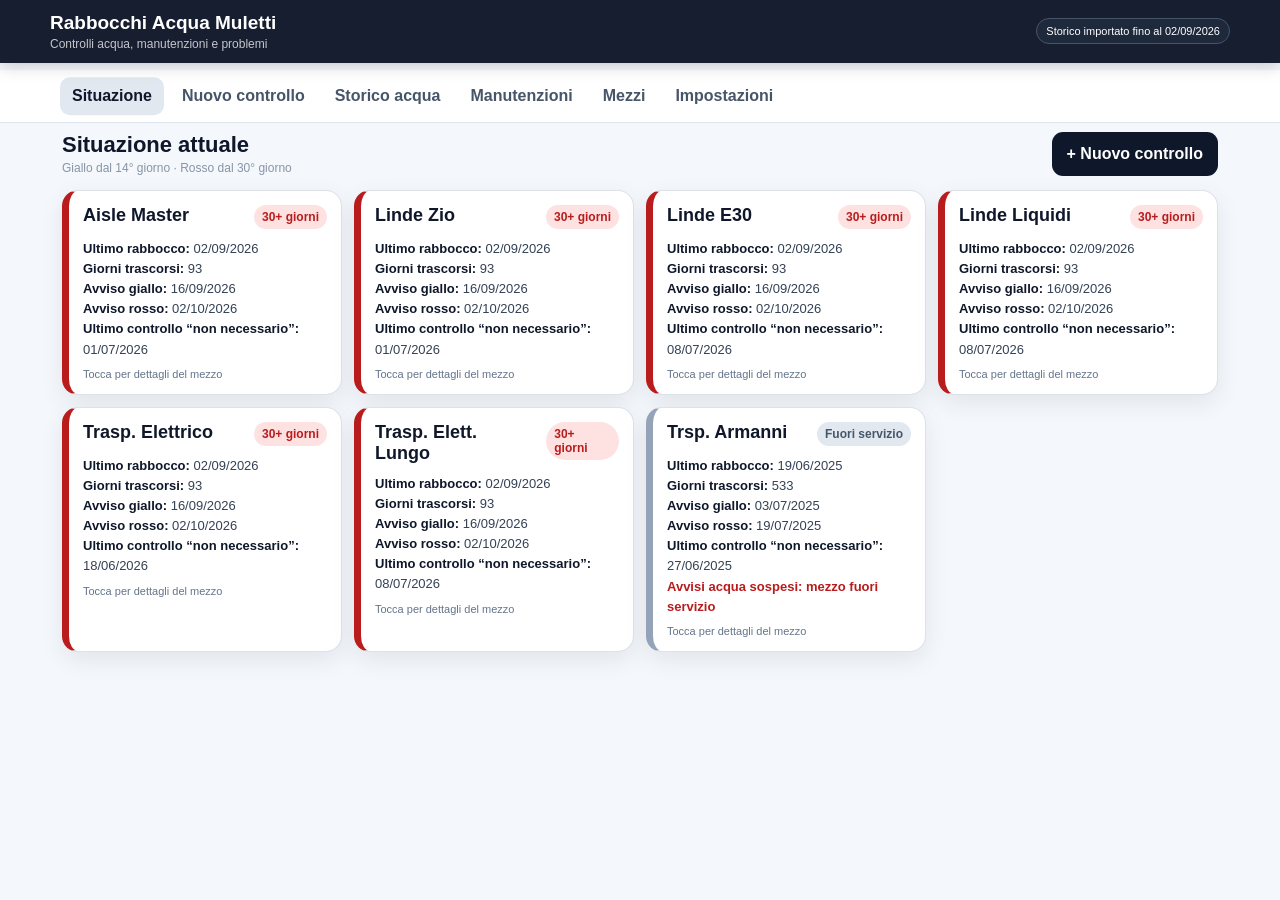
<file: index.html>
<!doctype html>
<html lang="it">
<head>
  <meta charset="utf-8" />
  <meta name="viewport" content="width=device-width,initial-scale=1,viewport-fit=cover" />
  <meta name="theme-color" content="#0f172a" />
  <meta name="apple-mobile-web-app-capable" content="yes" />
  <meta name="apple-mobile-web-app-status-bar-style" content="default" />
  <meta name="apple-mobile-web-app-title" content="Rabbocchi" />
  <meta name="application-name" content="Rabbocchi" />
  <meta name="mobile-web-app-capable" content="yes" />

  <link rel="manifest" href="manifest.webmanifest" />
  <link rel="apple-touch-icon" sizes="180x180" href="icons/icon-180.png" />
  <link rel="icon" type="image/png" sizes="192x192" href="icons/icon-192.png" />
  <link rel="icon" type="image/png" sizes="512x512" href="icons/icon-512.png" />
  <title>Rabbocchi Acqua Muletti</title>
  <style>
    :root{--bg:#f4f7fb;--card:#fff;--text:#0f172a;--muted:#64748b;--line:#dbe2ea;--brand:#0f172a;--green:#15803d;--green-bg:#dcfce7;--yellow:#a16207;--yellow-bg:#fef3c7;--red:#b91c1c;--red-bg:#fee2e2;--gray:#475569;--gray-bg:#e2e8f0;--blue:#1d4ed8;--blue-bg:#dbeafe;--orange:#c2410c;--orange-bg:#ffedd5;--purple:#7e22ce;--purple-bg:#f3e8ff;--shadow:0 8px 24px rgba(15,23,42,.08)}
    *{box-sizing:border-box} html{background:var(--bg)} body{margin:0;font-family:-apple-system,BlinkMacSystemFont,"Segoe UI",Roboto,Arial,sans-serif;background:var(--bg);color:var(--text)} button,input,select,textarea{font:inherit} button{cursor:pointer}
    header{position:sticky;top:0;z-index:30;background:rgba(15,23,42,.97);color:#fff;padding:calc(12px + env(safe-area-inset-top)) 16px 12px;box-shadow:0 2px 16px rgba(15,23,42,.22)}
    .head{max-width:1180px;margin:auto;display:flex;align-items:center;gap:12px;justify-content:space-between}.title{font-size:19px;font-weight:800;line-height:1.15}.subtitle{font-size:12px;opacity:.75;margin-top:3px}.import-badge{font-size:11px;background:#1e293b;border:1px solid #475569;border-radius:999px;padding:6px 9px;white-space:nowrap}
    nav{position:sticky;top:70px;z-index:25;background:#fff;border-bottom:1px solid var(--line);overflow-x:auto;white-space:nowrap}.navinner{max-width:1180px;margin:auto;display:flex;padding:7px 10px;gap:6px}.navbtn{border:0;background:transparent;padding:10px 12px;border-radius:10px;font-weight:700;color:#475569}.navbtn.active{background:#e2e8f0;color:#0f172a}
    main{max-width:1180px;margin:auto;padding:16px 12px 96px}.section{display:none}.section.active{display:block}.section-head{display:flex;gap:10px;align-items:center;justify-content:space-between;margin-bottom:14px;flex-wrap:wrap}.section h2{margin:0;font-size:22px}.section h3{margin:20px 0 10px;font-size:17px}
    .btn{border:1px solid transparent;border-radius:11px;padding:11px 14px;font-weight:800;min-height:44px}.btn.primary{background:var(--brand);color:#fff}.btn.secondary{background:#fff;border-color:var(--line);color:var(--text)}.btn.danger{background:#fff;border-color:#fecaca;color:var(--red)}.btn.small{padding:7px 9px;min-height:34px;font-size:13px}.btn:disabled{opacity:.45;cursor:not-allowed}
    .grid{display:grid;grid-template-columns:repeat(auto-fit,minmax(245px,1fr));gap:12px}.card{background:var(--card);border:1px solid var(--line);border-radius:16px;padding:14px;box-shadow:var(--shadow)}.vehicle-card{position:relative;border-left:7px solid #94a3b8}.vehicle-card.green{border-left-color:var(--green)}.vehicle-card.yellow{border-left-color:#eab308}.vehicle-card.red{border-left-color:var(--red)}.vehicle-card.gray{border-left-color:#94a3b8}.vtop{display:flex;justify-content:space-between;gap:10px;align-items:flex-start}.vname{font-size:18px;font-weight:900}.status-pill{font-size:12px;font-weight:900;border-radius:999px;padding:5px 8px}.status-pill.green{background:var(--green-bg);color:var(--green)}.status-pill.yellow{background:var(--yellow-bg);color:var(--yellow)}.status-pill.red{background:var(--red-bg);color:var(--red)}.status-pill.gray{background:var(--gray-bg);color:var(--gray)}.meta{margin-top:10px;font-size:13px;line-height:1.55;color:#334155}.meta b{color:var(--text)}.maintenance-badge{display:inline-block;margin-top:10px;border-radius:8px;padding:6px 8px;font-size:12px;font-weight:900;background:var(--blue-bg);color:var(--blue)}.maintenance-badge.urgent{background:var(--purple-bg);color:var(--purple);outline:2px solid #d8b4fe}.clickhint{font-size:11px;color:var(--muted);margin-top:8px}
    .notice{border-radius:12px;padding:11px 12px;background:#fff;border:1px solid var(--line);margin-bottom:12px;font-size:13px}.notice strong{display:block;margin-bottom:3px}
    .control-card{background:#fff;border:1px solid var(--line);border-radius:16px;padding:14px;margin-bottom:12px}.control-title{font-weight:900;font-size:17px;margin-bottom:10px}.status-buttons{display:grid;grid-template-columns:repeat(2,1fr);gap:8px}.status-choice{border:2px solid var(--line);background:#fff;border-radius:12px;padding:12px 8px;font-weight:800;min-height:54px}.status-choice.sel-rabboccato{border-color:var(--green);background:var(--green-bg);color:var(--green)}.status-choice.sel-non_necessario{border-color:#64748b;background:#f1f5f9}.status-choice.sel-parziale{border-color:#f59e0b;background:var(--yellow-bg);color:#92400e}.status-choice.sel-guasto{border-color:#64748b;background:var(--gray-bg);color:#334155}.control-note{width:100%;margin-top:9px;border:1px solid var(--line);border-radius:10px;padding:10px;min-height:42px}.date-row{display:flex;gap:10px;align-items:center;flex-wrap:wrap;margin-bottom:12px}.date-row input,.filter input,.filter select,.form-grid input,.form-grid select,.form-grid textarea{border:1px solid #cbd5e1;border-radius:10px;padding:10px;background:#fff;min-height:42px}.date-row input{font-weight:700}
    .filterbar{display:grid;grid-template-columns:repeat(auto-fit,minmax(150px,1fr));gap:8px;margin-bottom:12px}.filter{display:flex;flex-direction:column;gap:4px;font-size:12px;font-weight:700;color:#475569}.table-wrap{overflow:auto;background:#fff;border:1px solid var(--line);border-radius:14px;box-shadow:var(--shadow)}table{border-collapse:separate;border-spacing:0;width:100%;min-width:980px;font-size:12px}th,td{padding:8px;border-bottom:1px solid #e2e8f0;border-right:1px solid #e2e8f0;text-align:center;vertical-align:middle}th{position:sticky;top:0;background:#f8fafc;z-index:2;font-size:11px}th:first-child,td:first-child{position:sticky;left:0;background:#fff;z-index:1;font-weight:800}th:first-child{z-index:3;background:#f8fafc}.cellbtn{border:0;border-radius:7px;padding:6px 7px;font-size:11px;font-weight:800;white-space:nowrap}.st-rabboccato{background:var(--green-bg);color:var(--green)}.st-non_necessario{background:#f1f5f9;color:#475569}.st-parziale{background:var(--yellow-bg);color:#92400e}.st-guasto{background:var(--gray-bg);color:#334155}
    .list{display:flex;flex-direction:column;gap:9px}.item{background:#fff;border:1px solid var(--line);border-radius:14px;padding:12px;display:flex;justify-content:space-between;gap:12px;align-items:flex-start}.item-main{min-width:0}.item-title{font-weight:900}.item-sub{font-size:12px;color:var(--muted);margin-top:4px;line-height:1.45}.item-actions{display:flex;gap:6px;flex-wrap:wrap;justify-content:flex-end}.tag{display:inline-block;border-radius:999px;padding:4px 7px;font-size:11px;font-weight:800;margin:3px 4px 0 0;background:#eef2ff;color:#3730a3}.tag.urgent{background:var(--purple-bg);color:var(--purple)}.tag.high{background:var(--orange-bg);color:var(--orange)}.tag.done{background:var(--green-bg);color:var(--green)}.tag.progress{background:var(--blue-bg);color:var(--blue)}
    .stats{display:grid;grid-template-columns:repeat(auto-fit,minmax(150px,1fr));gap:8px;margin-bottom:12px}.stat{background:#fff;border:1px solid var(--line);border-radius:12px;padding:12px}.statnum{font-size:24px;font-weight:950}.statlabel{font-size:12px;color:var(--muted);margin-top:2px}
    .split{display:grid;grid-template-columns:1fr 1fr;gap:14px}@media(max-width:760px){.split{grid-template-columns:1fr}.import-badge{display:none}nav{top:67px}.title{font-size:17px}.status-buttons{grid-template-columns:1fr 1fr}.item{flex-direction:column}.item-actions{justify-content:flex-start;width:100%}.item-actions .btn{flex:1}.section h2{font-size:20px}}
    .modal{position:fixed;inset:0;z-index:100;background:rgba(15,23,42,.55);display:none;align-items:flex-end;justify-content:center;padding:0}.modal.open{display:flex}.modalbox{background:#fff;width:min(720px,100%);max-height:92vh;overflow:auto;border-radius:20px 20px 0 0;padding:18px 16px calc(20px + env(safe-area-inset-bottom));box-shadow:0 -16px 44px rgba(15,23,42,.2)}@media(min-width:700px){.modal{align-items:center;padding:20px}.modalbox{border-radius:18px;max-height:88vh}}.modalhead{display:flex;justify-content:space-between;gap:10px;align-items:center;margin-bottom:12px}.modalhead h3{margin:0;font-size:19px}.xbtn{border:0;background:#e2e8f0;border-radius:50%;width:38px;height:38px;font-size:20px}.form-grid{display:grid;grid-template-columns:1fr 1fr;gap:10px}.form-grid .full{grid-column:1/-1}.form-field{display:flex;flex-direction:column;gap:5px;font-size:12px;font-weight:800;color:#475569}.form-field textarea{min-height:90px;resize:vertical}.modal-actions{display:flex;justify-content:flex-end;gap:8px;margin-top:14px;flex-wrap:wrap}@media(max-width:600px){.form-grid{grid-template-columns:1fr}.form-grid .full{grid-column:auto}.modal-actions .btn{flex:1}}
    .empty{padding:24px;text-align:center;color:var(--muted);background:#fff;border:1px dashed #cbd5e1;border-radius:14px}.event{border-left:5px solid #64748b}.danger-text{color:var(--red);font-weight:800}.footer-actions{display:flex;gap:8px;flex-wrap:wrap}.footer-actions .btn{flex:1;min-width:150px}
  </style>
</head>
<body>
<header><div class="head"><div><div class="title">Rabbocchi Acqua Muletti</div><div class="subtitle">Controlli acqua, manutenzioni e problemi</div></div><div class="import-badge">Storico importato fino al 02/09/2026</div></div></header>
<nav><div class="navinner">
  <button class="navbtn active" data-page="dashboard">Situazione</button>
  <button class="navbtn" data-page="control">Nuovo controllo</button>
  <button class="navbtn" data-page="history">Storico acqua</button>
  <button class="navbtn" data-page="maintenance">Manutenzioni</button>
  <button class="navbtn" data-page="vehicles">Mezzi</button>
  <button class="navbtn" data-page="settings">Impostazioni</button>
</div></nav>
<main>
  <section id="dashboard" class="section active"></section>
  <section id="control" class="section"></section>
  <section id="history" class="section"></section>
  <section id="maintenance" class="section"></section>
  <section id="vehicles" class="section"></section>
  <section id="settings" class="section"></section>
</main>
<div id="modal" class="modal" aria-hidden="true"><div class="modalbox"><div id="modalContent"></div></div></div>
<script>
'use strict';
const STORAGE_KEY='rabbocchiMuletti_state_v2';
const DATA_VERSION=2;
const STATUS={rabboccato:'Rabboccato',non_necessario:'Non necessario',parziale:'Parziale',guasto:'Guasto / fuori servizio'};
const TYPES=['Cambio gomme','Cambio olio','Ingrassaggio','Controllo catene','Controllo forche','Altro intervento','Problema da risolvere'];
const PRIORITIES=['Bassa','Normale','Alta','Urgente'];
const MSTATUSES=['Da fare','In corso','Completata'];
const VIDS={aisle:'aisle-master',zio:'linde-zio',polveri:'linde-polveri',e30:'linde-e30',liquidi:'linde-liquidi',te:'trasp-elettrico',tel:'trasp-elettrico-lungo',arm:'trsp-armanni'};
const uid=(p='id')=>p+'-'+Date.now().toString(36)+'-'+Math.random().toString(36).slice(2,8);
const esc=s=>String(s??'').replace(/[&<>'"]/g,c=>({'&':'&amp;','<':'&lt;','>':'&gt;',"'":'&#39;','"':'&quot;'}[c]));
const parseDateLocal=s=>{const [y,m,d]=s.split('-').map(Number);return new Date(y,m-1,d,12,0,0)};
const fmtDate=s=>{if(!s)return '—';const d=parseDateLocal(s);return new Intl.DateTimeFormat('it-IT').format(d)};
const todayISO=()=>{const d=new Date();const y=d.getFullYear(),m=String(d.getMonth()+1).padStart(2,'0'),day=String(d.getDate()).padStart(2,'0');return `${y}-${m}-${day}`};
const daysBetween=(a,b=todayISO())=>Math.floor((parseDateLocal(b)-parseDateLocal(a))/86400000);

const waterRows=[
['2024-05-31',['SI','SI','SI','SI','SI','SI','GUASTO']],['2024-06-24',['NO','NO','NO','SI','SI','NO','GUASTO']],['2024-07-12',['SI','SI','SI','SI','SI','SI','GUASTO']],['2024-07-29',['SI','SI','SI','SI','SI','NO','GUASTO']],['2024-08-14',['SI','SI','NO','SI','NO','SI','GUASTO']],['2024-08-30',['NO','SI','SI','NO','NO','NO','GUASTO']],['2024-09-13',['SI','SI','SI','SI','SI','SI','GUASTO']],['2024-10-01',['NO','SI','NO','NO','SI','NO','GUASTO']],['2024-10-17',['SI','NO','NO','SI','NO','NO','GUASTO']],['2024-11-04',['SI','SI','SI','SI','SI','SI','GUASTO']],['2024-11-21',['SI','SI','SI','SI','NO','NO','GUASTO']],['2024-12-09',['NO','SI','NO','NO','SI','NO','GUASTO']],['2024-12-24',['SI','SI','SI','SI','SI','SI','GUASTO']],['2025-01-13',['SI','SI','NO','SI','NO','NO','GUASTO']],['2025-01-24',['SI','SI','SI','SI','SI','SI','GUASTO']],['2025-02-07',['SI','SI','SI','SI','NO','NO','GUASTO']],['2025-02-28',['SI','SI','NO','SI','SI','NO','GUASTO']],['2025-03-21',['SI','SI','SI','NO','SI','NO','GUASTO']],['2025-03-25',['SI','NO','NO','NO','NO','NO','GUASTO']],['2025-04-09',['SI','GUASTO','SI','SI','NO','SI','GUASTO']],['2025-04-30',['SI','SI','GUASTO','SI','SI','SI','SI']],['2025-05-27',['SI','SI','SI','SI','SI','SI','NO']],['2025-06-19',['SI','SI','SI','SI','SI','SI','SI']],['2025-06-27',['SI','SI','SI','NO','NO','NO','NO']],['2025-07-28',['NO','SI','NO','NO','SI','NO','GUASTO']],['2025-07-29',['SI','SI','SI','SI','NO','SI','GUASTO']],['2025-08-13',['SI','SI','SI','SI','SI','NO','GUASTO']],['2025-09-01',['SI','SI','NO','NO','SI','NO','GUASTO']],['2025-09-05',['NO','SI','SI','SI','NO','NO','GUASTO']],['2025-09-08',['NO','NO','NO','NO','NO','SI','GUASTO']],['2025-10-13',['SI','SI','NO','NO','SI','NO','GUASTO']],['2025-10-16',['NO','SI','SI','SI','NO','SI','GUASTO']],['2025-11-09',['SI','NO','NO','NO','NO','NO','GUASTO']],['2025-11-13',['NO','SI','SI','SI','SI','SI','GUASTO']],['2025-11-10',['SI','SI','SI','SI','SI','SI','GUASTO']],['2026-01-07',['SI','SI','NO','NO','SI','NO','GUASTO']],['2026-01-12',['NO','NO','SI','SI','SI','NO','GUASTO']],['2026-02-06',['SI','NO','NO','NO','SI','NO','GUASTO']],['2026-02-09',['NO','SI','SI','NOIOS','NO','NO','GUASTO']],['2026-03-09',['SI','SI','SI','SI','SI','SI','GUASTO']],['2026-03-30',['SI','NO','NO','NO','NO','NO','GUASTO']],['2026-04-09',['NO','NO','SI','NO','SI','NO','GUASTO']],['2026-04-15',['NO','PARZIALE','NO','NO','NO','NO','GUASTO']],['2026-05-18',['PARZIALE','PARZIALE','NO','NO','SI','NO','GUASTO']],['2026-06-18',['SI','SI','NO','SI','NO','SI','GUASTO']],['2026-07-01',['NO','NO','SI','NO','SI','NO','GUASTO']],['2026-07-08',['SI','SI','NO','NO','SI','NO','GUASTO']],['2026-08-11',['SI','SI','SI','SI','SI','SI','GUASTO']],['2026-09-02',['SI','SI','SI','SI','SI','SI','GUASTO']]
];
function normalizeStatus(v){if(v==='SI')return 'rabboccato';if(v==='NO'||v==='NOIOS')return 'non_necessario';if(v==='PARZIALE')return 'parziale';return 'guasto'}
function seedState(){
  const vehicles=[
    {id:VIDS.aisle,name:'Aisle Master',active:true,sort:1},{id:VIDS.zio,name:'Linde Zio',active:true,sort:2},{id:VIDS.polveri,name:'Linde Polveri',active:false,sort:3,archivedAt:'2025-06-23'},{id:VIDS.e30,name:'Linde E30',active:true,sort:4},{id:VIDS.liquidi,name:'Linde Liquidi',active:true,sort:5},{id:VIDS.te,name:'Trasp. Elettrico',active:true,sort:6},{id:VIDS.tel,name:'Trasp. Elett. Lungo',active:true,sort:7},{id:VIDS.arm,name:'Trsp. Armanni',active:true,sort:8}
  ];
  const waterRecords=[];
  const beforeSwitch=[VIDS.aisle,VIDS.zio,VIDS.polveri,VIDS.liquidi,VIDS.te,VIDS.tel,VIDS.arm];
  const afterSwitch=[VIDS.aisle,VIDS.zio,VIDS.e30,VIDS.liquidi,VIDS.te,VIDS.tel,VIDS.arm];
  const vmap=Object.fromEntries(vehicles.map(v=>[v.id,v.name]));
  for(const [date,vals] of waterRows){const ids=date<='2025-06-19'?beforeSwitch:afterSwitch;vals.forEach((raw,i)=>{const vehicleId=ids[i];waterRecords.push({id:`imp-${date}-${vehicleId}`,date,vehicleId,vehicleName:vmap[vehicleId],status:normalizeStatus(raw),note:raw==='NOIOS'?'Valore originale: No- ios':'',source:'import'});});}
  const historicalEvents=[
    {id:'evt-2025-04-10',date:'2025-04-10',type:'Ingrassaggio',description:'Registro storico ingrassaggio',details:{'Aisle Master':'SI','Linde Zio':'SI','Linde Polveri':'NO','Linde Liquidi':'NO','Trasp. Elettrico':'NO','Trasp. Elett. Lungo':'NO','Trsp. Armanni':'Guasto-No'}},
    {id:'evt-2025-06-27',date:'2025-06-27',type:'Manutenzione',description:'Registro storico manutenzione',details:{'Aisle Master':'SI / Manca revisione','Linde Zio':'SI / Non idoneo','Linde E30':'SI','Linde Liquidi':'SI / non idoneo','Trasp. Elettrico':'SI','Trasp. Elett. Lungo':'SI','Trsp. Armanni':'SI / Non idoneo'}},
    {id:'evt-2025-11-13',date:'2025-11-13',type:'Problema',description:'Alzata forche lenta; Perdita di olio',details:null,unassigned:true}
  ];
  const maintenances=[
    {id:'mnt-2025-04-10-aisle',vehicleId:VIDS.aisle,vehicleName:'Aisle Master',type:'Ingrassaggio',title:'Ingrassaggio storico',dateCreated:'2025-04-10',dueDate:'',priority:'Normale',status:'Completata',notes:'Importato dal registro storico.',completedAt:'2025-04-10',source:'import'},
    {id:'mnt-2025-04-10-zio',vehicleId:VIDS.zio,vehicleName:'Linde Zio',type:'Ingrassaggio',title:'Ingrassaggio storico',dateCreated:'2025-04-10',dueDate:'',priority:'Normale',status:'Completata',notes:'Importato dal registro storico.',completedAt:'2025-04-10',source:'import'}
  ];
  return {dataVersion:DATA_VERSION,seeded:true,vehicles,waterRecords,maintenances,historicalEvents,notifications:{},settings:{notificationsEnabled:false}};
}
function migrateState(s){
  if(!s||typeof s!=='object')return seedState();
  if(!Array.isArray(s.vehicles)||!Array.isArray(s.waterRecords))return seedState();
  if((s.dataVersion||0)<2){
    const seed=seedState();
    const hasManual=s.waterRecords.some(r=>r.source!=='import');
    if(!hasManual)return seed;
    const manualWater=s.waterRecords.filter(r=>r.source!=='import');
    const manualM=(s.maintenances||[]).filter(r=>r.source!=='import');
    seed.waterRecords.push(...manualWater.filter(r=>!seed.waterRecords.some(x=>x.id===r.id)));
    seed.maintenances.push(...manualM.filter(r=>!seed.maintenances.some(x=>x.id===r.id)));
    return seed;
  }
  return s;
}
function loadState(){try{const raw=localStorage.getItem(STORAGE_KEY);if(!raw){const s=seedState();saveState(s);return s}const s=migrateState(JSON.parse(raw));saveState(s);return s}catch(e){const s=seedState();saveState(s);return s}}
function saveState(s=state){localStorage.setItem(STORAGE_KEY,JSON.stringify(s))}
let state=loadState();
const getVehicle=id=>state.vehicles.find(v=>v.id===id);
const activeVehicles=()=>state.vehicles.filter(v=>v.active).sort((a,b)=>(a.sort??999)-(b.sort??999));
const allVehicles=()=>[...state.vehicles].sort((a,b)=>(a.sort??999)-(b.sort??999));
const vehicleWater=id=>state.waterRecords.filter(r=>r.vehicleId===id).sort((a,b)=>b.date.localeCompare(a.date));
function waterInfo(id){
  const recs=vehicleWater(id), latest=recs[0]||null, refill=recs.find(r=>r.status==='rabboccato'||r.status==='parziale')||null, lastNo=recs.find(r=>r.status==='non_necessario')||null;
  if(latest?.status==='guasto')return {level:'gray',label:'Fuori servizio',latest,refill,lastNo,days:refill?daysBetween(refill.date):null,suspended:true};
  if(!refill)return {level:'gray',label:'Nessun rabbocco',latest,refill:null,lastNo,days:null,suspended:false};
  const days=daysBetween(refill.date); if(days>=30)return {level:'red',label:'30+ giorni',latest,refill,lastNo,days,suspended:false}; if(days>=14)return {level:'yellow',label:'14+ giorni',latest,refill,lastNo,days,suspended:false}; return {level:'green',label:'Regolare',latest,refill,lastNo,days,suspended:false};
}
function openMaint(id){return state.maintenances.filter(m=>m.vehicleId===id&&m.status!=='Completata')}
function checkNotifications(){
  if(!state.settings.notificationsEnabled||!('Notification'in window)||Notification.permission!=='granted')return;
  let changed=false;
  for(const v of activeVehicles()){
    const info=waterInfo(v.id);if(info.suspended||!info.refill)continue;
    const cycle=info.refill.date;let n=state.notifications[v.id];if(!n||n.cycleDate!==cycle){n={cycleDate:cycle,yellowSent:false,redSent:false};state.notifications[v.id]=n;changed=true}
    if(info.days>=30&&!n.redSent){new Notification('Rabbocco acqua — '+v.name,{body:`Ultimo rabbocco ${fmtDate(cycle)} (${info.days} giorni). Stato rosso.`});n.redSent=true;n.yellowSent=true;changed=true}
    else if(info.days>=14&&!n.yellowSent){new Notification('Controllo acqua — '+v.name,{body:`Sono trascorsi ${info.days} giorni dall'ultimo rabbocco (${fmtDate(cycle)}). Stato giallo.`});n.yellowSent=true;changed=true}
  }
  if(changed)saveState();
}

function setPage(page){document.querySelectorAll('.section').forEach(s=>s.classList.toggle('active',s.id===page));document.querySelectorAll('.navbtn').forEach(b=>b.classList.toggle('active',b.dataset.page===page));renderPage(page);window.scrollTo({top:0,behavior:'smooth'})}
document.querySelectorAll('.navbtn').forEach(b=>b.addEventListener('click',()=>setPage(b.dataset.page)));
function renderPage(p){({dashboard:renderDashboard,control:renderControl,history:renderHistory,maintenance:renderMaintenance,vehicles:renderVehicles,settings:renderSettings}[p]||renderDashboard)()}

function renderDashboard(){
  const el=document.getElementById('dashboard');
  const order={red:0,yellow:1,gray:2,green:3};
  const list=activeVehicles().map(v=>({v,info:waterInfo(v.id)})).sort((a,b)=>order[a.info.level]-order[b.info.level]||(a.v.sort-b.v.sort));
  el.innerHTML=`<div class="section-head"><div><h2>Situazione attuale</h2><div class="subtitle" style="color:var(--muted)">Giallo dal 14° giorno · Rosso dal 30° giorno</div></div><button class="btn primary" onclick="setPage('control')">+ Nuovo controllo</button></div><div class="grid">${list.map(({v,info})=>vehicleCard(v,info)).join('')}</div>`;
}
function vehicleCard(v,info){
  const m=openMaint(v.id),urgent=m.some(x=>x.priority==='Urgente');
  const next14=info.refill?new Date(parseDateLocal(info.refill.date).getTime()+14*86400000):null,next30=info.refill?new Date(parseDateLocal(info.refill.date).getTime()+30*86400000):null;
  const f=d=>d?new Intl.DateTimeFormat('it-IT').format(d):'—';
  return `<div class="card vehicle-card ${info.level}" onclick="openVehicleDetail('${v.id}')"><div class="vtop"><div class="vname">${esc(v.name)}</div><span class="status-pill ${info.level}">${esc(info.label)}</span></div><div class="meta"><div><b>Ultimo rabbocco:</b> ${info.refill?fmtDate(info.refill.date):'—'}</div><div><b>Giorni trascorsi:</b> ${info.days??'—'}</div><div><b>Avviso giallo:</b> ${f(next14)}</div><div><b>Avviso rosso:</b> ${f(next30)}</div>${info.lastNo?`<div><b>Ultimo controllo “non necessario”:</b> ${fmtDate(info.lastNo.date)}</div>`:''}${info.suspended?`<div class="danger-text">Avvisi acqua sospesi: mezzo fuori servizio</div>`:''}</div>${m.length?`<span class="maintenance-badge ${urgent?'urgent':''}">${urgent?'⚠ ':''}${m.length} manutenzion${m.length===1?'e':'i'} apert${m.length===1?'a':'e'}</span>`:''}<div class="clickhint">Tocca per dettagli del mezzo</div></div>`;
}

let controlSelections={};
function renderControl(){
  controlSelections={}; const el=document.getElementById('control');
  el.innerHTML=`<div class="section-head"><div><h2>Nuovo controllo acqua</h2><div class="subtitle" style="color:var(--muted)">Rabboccato e Parziale fanno ripartire il conteggio. “Non necessario” no.</div></div></div><div class="date-row"><label><b>Data controllo</b></label><input id="controlDate" type="date" value="${todayISO()}"></div><div id="controlVehicles">${activeVehicles().map(v=>controlBlock(v)).join('')}</div><button class="btn primary" style="width:100%;margin-top:8px" onclick="saveControl()">Salva controllo</button>`;
}
function controlBlock(v){return `<div class="control-card" data-vid="${v.id}"><div class="control-title">${esc(v.name)}</div><div class="status-buttons">${[['rabboccato','Rabboccato'],['non_necessario','Non necessario'],['parziale','Parziale'],['guasto','Guasto / fuori servizio']].map(([k,l])=>`<button class="status-choice" data-status="${k}" onclick="chooseStatus('${v.id}','${k}',this)">${l}</button>`).join('')}</div><input class="control-note" id="note-${v.id}" placeholder="Nota facoltativa"></div>`}
function chooseStatus(id,status,btn){controlSelections[id]=status;btn.closest('.control-card').querySelectorAll('.status-choice').forEach(b=>b.className='status-choice');btn.classList.add('sel-'+status)}
function saveControl(){const date=document.getElementById('controlDate').value;if(!date){alert('Inserisci la data.');return}const ids=Object.keys(controlSelections);if(!ids.length){alert('Seleziona almeno un mezzo.');return}ids.forEach(id=>{const v=getVehicle(id);state.waterRecords.push({id:uid('water'),date,vehicleId:id,vehicleName:v.name,status:controlSelections[id],note:document.getElementById('note-'+id)?.value.trim()||'',source:'manual'})});saveState();checkNotifications();alert('Controllo salvato.');setPage('dashboard')}

function renderHistory(){
  const el=document.getElementById('history');const from=document.getElementById('hf')?.value||'',to=document.getElementById('ht')?.value||'',vid=document.getElementById('hv')?.value||'all';
  el.innerHTML=`<div class="section-head"><div><h2>Storico acqua</h2><div class="subtitle" style="color:var(--muted)">Tocca una cella per modificarla o eliminarla</div></div><div class="footer-actions"><button class="btn secondary" onclick="exportWaterCSV()">Esporta CSV</button><button class="btn secondary" onclick="window.print()">Stampa / PDF</button></div></div><div class="filterbar"><label class="filter">Dal<input id="hf" type="date" value="${from}" onchange="renderHistory()"></label><label class="filter">Al<input id="ht" type="date" value="${to}" onchange="renderHistory()"></label><label class="filter">Mezzo<select id="hv" onchange="renderHistory()"><option value="all">Tutti</option>${allVehicles().map(v=>`<option value="${v.id}" ${vid===v.id?'selected':''}>${esc(v.name)}${v.active?'':' (archiviato)'}</option>`).join('')}</select></label></div>${historyTable(from,to,vid)}`;
}
function historyTable(from,to,vid){let rs=state.waterRecords.filter(r=>(!from||r.date>=from)&&(!to||r.date<=to)&&(vid==='all'||r.vehicleId===vid));const dates=[...new Set(rs.map(r=>r.date))].sort().reverse();const vehicles=(vid==='all'?allVehicles():allVehicles().filter(v=>v.id===vid));if(!dates.length)return '<div class="empty">Nessun record nel periodo selezionato.</div>';const by=new Map(rs.map(r=>[r.date+'|'+r.vehicleId,r]));return `<div class="table-wrap"><table><thead><tr><th>Data</th>${vehicles.map(v=>`<th>${esc(v.name)}${v.active?'':'<br><span style="font-weight:500;color:#64748b">archiviato</span>'}</th>`).join('')}</tr></thead><tbody>${dates.map(d=>`<tr><td>${fmtDate(d)}</td>${vehicles.map(v=>{const r=by.get(d+'|'+v.id);return `<td>${r?`<button class="cellbtn st-${r.status}" title="${esc(r.note)}" onclick="editWater('${r.id}')">${esc(STATUS[r.status])}${r.note?' *':''}</button>`:'—'}</td>`}).join('')}</tr>`).join('')}</tbody></table></div>`}
function editWater(id){const r=state.waterRecords.find(x=>x.id===id);if(!r)return;openModal(`<div class="modalhead"><h3>Modifica registrazione</h3><button class="xbtn" onclick="closeModal()">×</button></div><div class="form-grid"><label class="form-field">Mezzo<input value="${esc(r.vehicleName)}" disabled></label><label class="form-field">Data<input id="ew-date" type="date" value="${r.date}"></label><label class="form-field full">Stato<select id="ew-status">${Object.entries(STATUS).map(([k,l])=>`<option value="${k}" ${r.status===k?'selected':''}>${l}</option>`).join('')}</select></label><label class="form-field full">Nota<textarea id="ew-note">${esc(r.note)}</textarea></label></div><div class="modal-actions"><button class="btn danger" onclick="deleteWater('${r.id}')">Elimina</button><button class="btn secondary" onclick="closeModal()">Annulla</button><button class="btn primary" onclick="saveWaterEdit('${r.id}')">Salva</button></div>`)}
function saveWaterEdit(id){const r=state.waterRecords.find(x=>x.id===id);r.date=document.getElementById('ew-date').value;r.status=document.getElementById('ew-status').value;r.note=document.getElementById('ew-note').value.trim();saveState();closeModal();renderHistory();renderDashboard()}
function deleteWater(id){if(!confirm('Eliminare questa registrazione?'))return;state.waterRecords=state.waterRecords.filter(x=>x.id!==id);saveState();closeModal();renderHistory();renderDashboard()}
function exportWaterCSV(){const rows=[['Data','Mezzo','Stato','Nota']];state.waterRecords.slice().sort((a,b)=>a.date.localeCompare(b.date)).forEach(r=>rows.push([r.date,r.vehicleName,STATUS[r.status],r.note||'']));downloadText('storico-rabbocchi.csv',rows.map(row=>row.map(csvCell).join(';')).join('\n'),'text/csv;charset=utf-8')}
const csvCell=s=>'"'+String(s??'').replace(/"/g,'""')+'"';

let maintFilters={vehicle:'all',status:'open',type:'all',priority:'all'};
function renderMaintenance(){
  const el=document.getElementById('maintenance');let list=state.maintenances.filter(m=>(maintFilters.vehicle==='all'||m.vehicleId===maintFilters.vehicle)&&(maintFilters.status==='all'||(maintFilters.status==='open'?m.status!=='Completata':m.status===maintFilters.status))&&(maintFilters.type==='all'||m.type===maintFilters.type)&&(maintFilters.priority==='all'||m.priority===maintFilters.priority));
  const openAll=state.maintenances.filter(m=>m.status!=='Completata'),urgent=openAll.filter(m=>m.priority==='Urgente'),due=openAll.filter(m=>m.dueDate&&m.dueDate<todayISO());
  const open=list.filter(m=>m.status!=='Completata').sort(sortMaint),done=list.filter(m=>m.status==='Completata').sort((a,b)=>(b.completedAt||b.dateCreated).localeCompare(a.completedAt||a.dateCreated));
  el.innerHTML=`<div class="section-head"><div><h2>Manutenzioni</h2><div class="subtitle" style="color:var(--muted)">Interventi e problemi separati dai timer acqua</div></div><button class="btn primary" onclick="openMaintenanceForm()">+ Nuova manutenzione</button></div><div class="stats"><div class="stat"><div class="statnum">${openAll.length}</div><div class="statlabel">Attività aperte</div></div><div class="stat"><div class="statnum">${urgent.length}</div><div class="statlabel">Urgenti aperte</div></div><div class="stat"><div class="statnum">${due.length}</div><div class="statlabel">Scadute</div></div></div><div class="filterbar"><label class="filter">Mezzo<select onchange="maintFilters.vehicle=this.value;renderMaintenance()"><option value="all">Tutti</option>${allVehicles().map(v=>`<option value="${v.id}" ${maintFilters.vehicle===v.id?'selected':''}>${esc(v.name)}${v.active?'':' (archiviato)'}</option>`).join('')}</select></label><label class="filter">Stato<select onchange="maintFilters.status=this.value;renderMaintenance()"><option value="open" ${maintFilters.status==='open'?'selected':''}>Aperte</option><option value="Da fare" ${maintFilters.status==='Da fare'?'selected':''}>Da fare</option><option value="In corso" ${maintFilters.status==='In corso'?'selected':''}>In corso</option><option value="Completata" ${maintFilters.status==='Completata'?'selected':''}>Completate</option><option value="all" ${maintFilters.status==='all'?'selected':''}>Tutte</option></select></label><label class="filter">Tipo<select onchange="maintFilters.type=this.value;renderMaintenance()"><option value="all">Tutti</option>${TYPES.map(t=>`<option ${maintFilters.type===t?'selected':''}>${t}</option>`).join('')}</select></label><label class="filter">Priorità<select onchange="maintFilters.priority=this.value;renderMaintenance()"><option value="all">Tutte</option>${PRIORITIES.map(p=>`<option ${maintFilters.priority===p?'selected':''}>${p}</option>`).join('')}</select></label></div><h3>Aperte</h3>${open.length?`<div class="list">${open.map(maintItem).join('')}</div>`:'<div class="empty">Nessuna attività aperta con questi filtri.</div>'}<h3>Completate</h3>${done.length?`<div class="list">${done.map(maintItem).join('')}</div>`:'<div class="empty">Nessuna attività completata con questi filtri.</div>'}<h3>Eventi storici non-acqua</h3><div class="list">${state.historicalEvents.map(eventItem).join('')}</div>`;
}
function sortMaint(a,b){const pr={Urgente:0,Alta:1,Normale:2,Bassa:3};return pr[a.priority]-pr[b.priority]||(a.dueDate||'9999').localeCompare(b.dueDate||'9999')||b.dateCreated.localeCompare(a.dateCreated)}
function maintItem(m){const v=getVehicle(m.vehicleId);const overdue=m.status!=='Completata'&&m.dueDate&&m.dueDate<todayISO();return `<div class="item"><div class="item-main"><div class="item-title">${esc(m.title)}</div><div class="item-sub"><b>${esc(v?.name||m.vehicleName)}</b> · ${esc(m.type)} · Inserita ${fmtDate(m.dateCreated)}${m.dueDate?` · Scadenza ${fmtDate(m.dueDate)}${overdue?' <span class="danger-text">SCADUTA</span>':''}`:''}${m.completedAt?` · Completata ${fmtDate(m.completedAt)}`:''}</div><div><span class="tag ${m.priority==='Urgente'?'urgent':m.priority==='Alta'?'high':''}">${esc(m.priority)}</span><span class="tag ${m.status==='Completata'?'done':m.status==='In corso'?'progress':''}">${esc(m.status)}</span></div>${m.notes?`<div class="item-sub">${esc(m.notes)}</div>`:''}</div><div class="item-actions">${m.status==='Da fare'?`<button class="btn secondary small" onclick="setMaintStatus('${m.id}','In corso')">In corso</button>`:''}${m.status!=='Completata'?`<button class="btn secondary small" onclick="setMaintStatus('${m.id}','Completata')">Completa</button>`:`<button class="btn secondary small" onclick="setMaintStatus('${m.id}','Da fare')">Riapri</button>`}<button class="btn secondary small" onclick="openMaintenanceForm('${m.id}')">Modifica</button><button class="btn danger small" onclick="deleteMaintenance('${m.id}')">Elimina</button></div></div>`}
function eventItem(e){const details=e.details?Object.entries(e.details).map(([k,v])=>`${esc(k)}: ${esc(v)}`).join(' · '):'';return `<div class="item event"><div class="item-main"><div class="item-title">${fmtDate(e.date)} — ${esc(e.type)}</div><div class="item-sub">${esc(e.description)}${details?'<br>'+details:''}${e.unassigned?'<br><b>Non assegnato a un mezzo</b>':''}</div></div>${e.unassigned?`<div class="item-actions"><button class="btn secondary small" onclick="assignHistoricalEvent('${e.id}')">Assegna a un mezzo</button></div>`:''}</div>`}
function openMaintenanceForm(id=''){const m=id?state.maintenances.find(x=>x.id===id):null;openModal(`<div class="modalhead"><h3>${m?'Modifica':'Nuova'} manutenzione</h3><button class="xbtn" onclick="closeModal()">×</button></div><div class="form-grid"><label class="form-field">Mezzo<select id="mf-vehicle">${allVehicles().filter(v=>v.active||m?.vehicleId===v.id).map(v=>`<option value="${v.id}" ${(m?.vehicleId||'')===v.id?'selected':''}>${esc(v.name)}${v.active?'':' (archiviato)'}</option>`).join('')}</select></label><label class="form-field">Tipo<select id="mf-type">${TYPES.map(t=>`<option ${m?.type===t?'selected':''}>${t}</option>`).join('')}</select></label><label class="form-field full">Titolo / descrizione breve<input id="mf-title" value="${esc(m?.title||'')}" placeholder="Es. Controllare usura gomme"></label><label class="form-field">Data inserimento<input id="mf-created" type="date" value="${m?.dateCreated||todayISO()}"></label><label class="form-field">Scadenza (facoltativa)<input id="mf-due" type="date" value="${m?.dueDate||''}"></label><label class="form-field">Priorità<select id="mf-priority">${PRIORITIES.map(p=>`<option ${m?.priority===p?'selected':''}>${p}</option>`).join('')}</select></label><label class="form-field">Stato<select id="mf-status">${MSTATUSES.map(s=>`<option ${m?.status===s?'selected':''}>${s}</option>`).join('')}</select></label><label class="form-field full">Note<textarea id="mf-notes">${esc(m?.notes||'')}</textarea></label></div><div class="modal-actions"><button class="btn secondary" onclick="closeModal()">Annulla</button><button class="btn primary" onclick="saveMaintenance('${id}')">Salva</button></div>`)}
function saveMaintenance(id){const vehicleId=document.getElementById('mf-vehicle').value,title=document.getElementById('mf-title').value.trim();if(!vehicleId||!title){alert('Mezzo e titolo sono obbligatori.');return}const status=document.getElementById('mf-status').value;const obj={id:id||uid('mnt'),vehicleId,vehicleName:getVehicle(vehicleId)?.name||'',type:document.getElementById('mf-type').value,title,dateCreated:document.getElementById('mf-created').value||todayISO(),dueDate:document.getElementById('mf-due').value,priority:document.getElementById('mf-priority').value,status,notes:document.getElementById('mf-notes').value.trim(),completedAt:status==='Completata'?(id?state.maintenances.find(x=>x.id===id)?.completedAt||todayISO():todayISO()):'',source:id?(state.maintenances.find(x=>x.id===id)?.source||'manual'):'manual'};if(id){const i=state.maintenances.findIndex(x=>x.id===id);state.maintenances[i]=obj}else state.maintenances.push(obj);saveState();closeModal();renderMaintenance();renderDashboard()}
function setMaintStatus(id,status){const m=state.maintenances.find(x=>x.id===id);m.status=status;m.completedAt=status==='Completata'?todayISO():'';saveState();renderMaintenance();renderDashboard()}
function deleteMaintenance(id){if(!confirm('Eliminare questa voce di manutenzione?'))return;state.maintenances=state.maintenances.filter(x=>x.id!==id);saveState();renderMaintenance();renderDashboard()}
function assignHistoricalEvent(id){const e=state.historicalEvents.find(x=>x.id===id);openModal(`<div class="modalhead"><h3>Assegna evento storico</h3><button class="xbtn" onclick="closeModal()">×</button></div><p>${esc(e.description)}</p><div class="form-grid"><label class="form-field full">Mezzo<select id="ae-vehicle">${activeVehicles().map(v=>`<option value="${v.id}">${esc(v.name)}</option>`).join('')}</select></label></div><div class="modal-actions"><button class="btn secondary" onclick="closeModal()">Annulla</button><button class="btn primary" onclick="confirmAssignEvent('${id}')">Assegna</button></div>`)}
function confirmAssignEvent(id){const e=state.historicalEvents.find(x=>x.id===id),vehicleId=document.getElementById('ae-vehicle').value;e.assignedVehicleId=vehicleId;e.unassigned=false;e.description+=' — assegnato manualmente a '+getVehicle(vehicleId).name;saveState();closeModal();renderMaintenance()}

function renderVehicles(){const el=document.getElementById('vehicles');el.innerHTML=`<div class="section-head"><div><h2>Gestione mezzi</h2><div class="subtitle" style="color:var(--muted)">Archivia invece di cancellare per conservare lo storico</div></div><button class="btn primary" onclick="addVehiclePrompt()">+ Aggiungi mezzo</button></div><div class="list">${allVehicles().map(v=>{const water=vehicleWater(v.id).length,m=state.maintenances.filter(x=>x.vehicleId===v.id).length;return `<div class="item"><div class="item-main"><div class="item-title">${esc(v.name)} ${v.active?'':'<span class="tag">Archiviato</span>'}</div><div class="item-sub">${water} registrazioni acqua · ${m} manutenzioni</div></div><div class="item-actions"><button class="btn secondary small" onclick="renameVehicle('${v.id}')">Rinomina</button><button class="btn secondary small" onclick="toggleVehicle('${v.id}')">${v.active?'Archivia':'Riattiva'}</button><button class="btn secondary small" onclick="openVehicleDetail('${v.id}')">Dettagli</button><button class="btn danger small" ${water||m?'disabled':''} onclick="deleteVehicle('${v.id}')">Elimina</button></div></div>`}).join('')}</div>`}
function addVehiclePrompt(){const name=prompt('Nome del nuovo mezzo:');if(!name?.trim())return;state.vehicles.push({id:uid('vehicle'),name:name.trim(),active:true,sort:Math.max(0,...state.vehicles.map(v=>v.sort||0))+1});saveState();renderVehicles();renderDashboard()}
function renameVehicle(id){const v=getVehicle(id),name=prompt('Nuovo nome:',v.name);if(!name?.trim()||name.trim()===v.name)return;v.name=name.trim();saveState();renderVehicles();renderDashboard()}
function toggleVehicle(id){const v=getVehicle(id);v.active=!v.active;v.archivedAt=v.active?'':todayISO();saveState();renderVehicles();renderDashboard()}
function deleteVehicle(id){const has=state.waterRecords.some(r=>r.vehicleId===id)||state.maintenances.some(m=>m.vehicleId===id);if(has){alert('Questo mezzo ha uno storico e non può essere eliminato. Puoi archiviarlo.');return}if(!confirm('Eliminare definitivamente il mezzo?'))return;state.vehicles=state.vehicles.filter(v=>v.id!==id);saveState();renderVehicles();renderDashboard()}
function openVehicleDetail(id){const v=getVehicle(id);const info=waterInfo(id),recent=vehicleWater(id).slice(0,6),open=openMaint(id),done=state.maintenances.filter(m=>m.vehicleId===id&&m.status==='Completata').sort((a,b)=>(b.completedAt||'').localeCompare(a.completedAt||'')).slice(0,5);openModal(`<div class="modalhead"><div><h3>${esc(v.name)}</h3><div class="subtitle" style="color:var(--muted)">${v.active?'Mezzo attivo':'Mezzo archiviato'}</div></div><button class="xbtn" onclick="closeModal()">×</button></div><div class="notice"><strong>Situazione acqua</strong>Ultimo rabbocco: ${info.refill?fmtDate(info.refill.date):'—'} · Giorni: ${info.days??'—'} · Stato: ${esc(info.label)}</div><h3>Manutenzioni aperte</h3>${open.length?`<div class="list">${open.map(maintItem).join('')}</div>`:'<div class="empty">Nessuna manutenzione aperta.</div>'}<h3>Rabbocchi recenti</h3>${recent.length?`<div class="list">${recent.map(r=>`<div class="item"><div class="item-main"><div class="item-title">${fmtDate(r.date)} — ${esc(STATUS[r.status])}</div>${r.note?`<div class="item-sub">${esc(r.note)}</div>`:''}</div></div>`).join('')}</div>`:'<div class="empty">Nessun record.</div>'}<h3>Manutenzioni completate</h3>${done.length?`<div class="list">${done.map(maintItem).join('')}</div>`:'<div class="empty">Nessuna manutenzione completata.</div>'}`)}

function renderSettings(){const el=document.getElementById('settings');const notif=('Notification'in window)?Notification.permission:'non supportate';el.innerHTML=`<div class="section-head"><div><h2>Impostazioni</h2><div class="subtitle" style="color:var(--muted)">Dati salvati localmente sul dispositivo</div></div></div><div class="split"><div class="card"><h3 style="margin-top:0">Avvisi acqua</h3><div class="meta"><div><b>Giallo:</b> dal 14° giorno</div><div><b>Rosso:</b> dal 30° giorno</div><div><b>Notifiche dispositivo:</b> ${esc(notif)}</div><div>Le notifiche vengono controllate all'apertura/riattivazione e mentre l'app è aperta. Gli stati colorati restano sempre visibili.</div></div><button class="btn primary" style="margin-top:12px" onclick="enableNotifications()">Attiva notifiche</button></div><div class="card"><h3 style="margin-top:0">Backup dati</h3><div class="meta">Esporta periodicamente un backup JSON. Il ripristino sostituisce i dati presenti sul dispositivo.</div><div class="footer-actions" style="margin-top:12px"><button class="btn secondary" onclick="backupJSON()">Esporta backup</button><button class="btn secondary" onclick="document.getElementById('restoreFile').click()">Ripristina backup</button><input id="restoreFile" type="file" accept="application/json,.json" hidden onchange="restoreJSON(this.files[0])"></div></div></div><div class="card" style="margin-top:14px"><h3 style="margin-top:0">Informazioni dati</h3><div class="meta">Versione dati: ${state.dataVersion} · Registrazioni acqua: ${state.waterRecords.length} · Mezzi: ${state.vehicles.length} · Manutenzioni: ${state.maintenances.length}<br><b>Linde Polveri</b> e <b>Linde E30</b> sono gestiti come due mezzi distinti con ID e storici separati.</div></div>`}
async function enableNotifications(){if(!('Notification'in window)){alert('Le notifiche non sono supportate da questo browser.');return}const p=await Notification.requestPermission();state.settings.notificationsEnabled=p==='granted';saveState();if(p==='granted'){checkNotifications();alert('Notifiche attivate.')}else alert('Permesso notifiche non concesso.');renderSettings()}
function backupJSON(){downloadText(`rabbocchi-muletti-backup-${todayISO()}.json`,JSON.stringify(state,null,2),'application/json')}
function restoreJSON(file){if(!file)return;if(!confirm('Il ripristino sostituirà i dati attuali. Continuare?'))return;const reader=new FileReader();reader.onload=()=>{try{const obj=JSON.parse(reader.result);if(!obj.vehicles||!obj.waterRecords)throw new Error();state=migrateState(obj);saveState();alert('Backup ripristinato.');renderPage(document.querySelector('.section.active').id)}catch(e){alert('File di backup non valido.')}};reader.readAsText(file)}
function downloadText(name,text,type){const blob=new Blob([text],{type});const a=document.createElement('a');a.href=URL.createObjectURL(blob);a.download=name;a.click();setTimeout(()=>URL.revokeObjectURL(a.href),1000)}
function openModal(html){document.getElementById('modalContent').innerHTML=html;document.getElementById('modal').classList.add('open');document.getElementById('modal').setAttribute('aria-hidden','false')}
function closeModal(){document.getElementById('modal').classList.remove('open');document.getElementById('modal').setAttribute('aria-hidden','true')}
document.getElementById('modal').addEventListener('click',e=>{if(e.target.id==='modal')closeModal()});


renderDashboard();
checkNotifications();
document.addEventListener('visibilitychange',()=>{if(document.visibilityState==='visible')checkNotifications()});
setInterval(checkNotifications,60*60*1000);
if('serviceWorker'in navigator){window.addEventListener('load',()=>navigator.serviceWorker.register('service-worker.js').catch(()=>{}))}
</script>
</body>
</html>
</file>
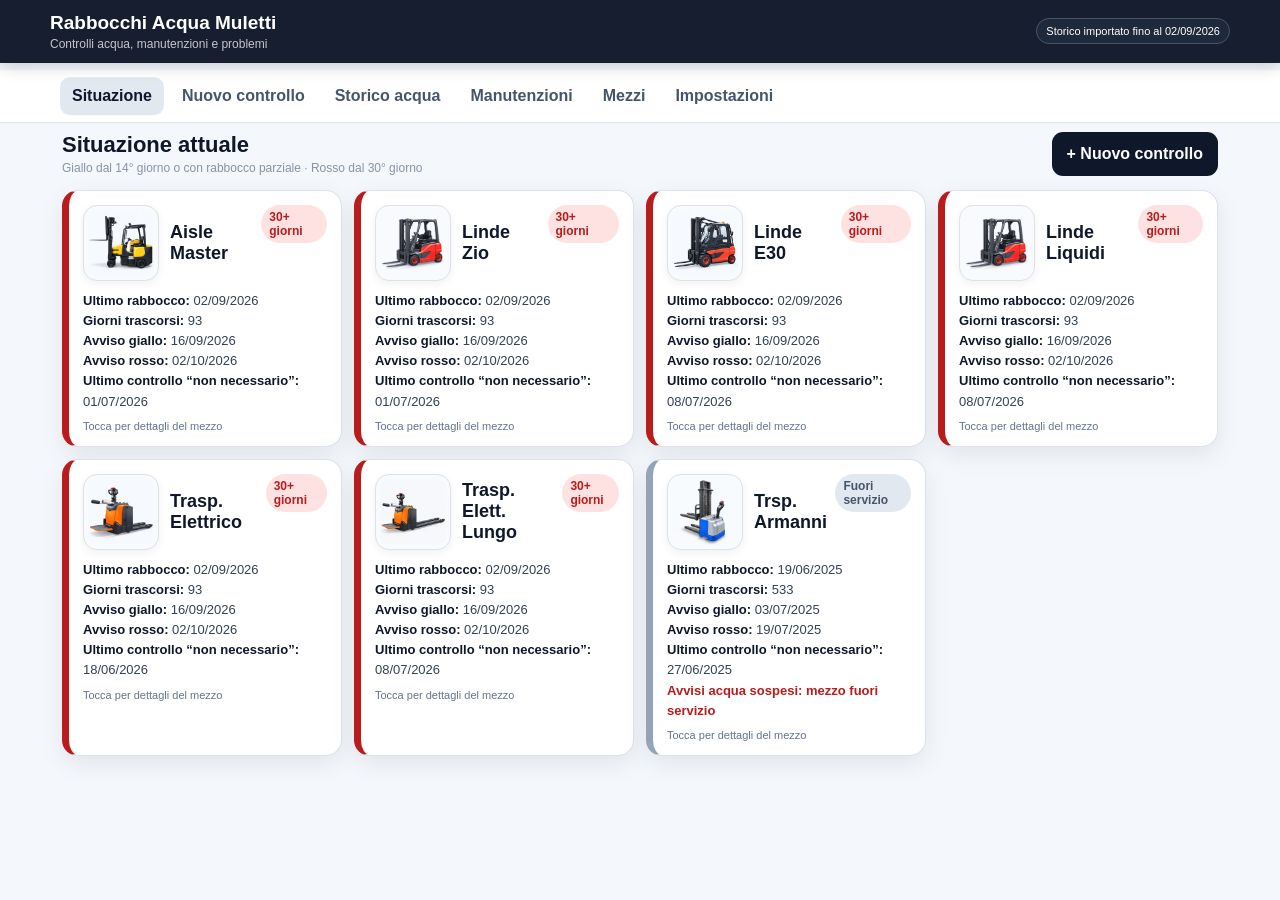
<file: rabbocchi/index.html>
<!doctype html>
<html lang="it">
<head>
  <meta charset="utf-8" />
  <meta name="viewport" content="width=device-width,initial-scale=1,viewport-fit=cover" />
  <meta name="theme-color" content="#0f172a" />
  <meta name="apple-mobile-web-app-capable" content="yes" />
  <meta name="apple-mobile-web-app-status-bar-style" content="default" />
  <meta name="apple-mobile-web-app-title" content="Rabbocchi" />
  <meta name="application-name" content="Rabbocchi" />
  <meta name="mobile-web-app-capable" content="yes" />

  <link rel="manifest" href="manifest.webmanifest" />
  <link rel="apple-touch-icon" sizes="180x180" href="icons/icon-180.png" />
  <link rel="icon" type="image/png" sizes="192x192" href="icons/icon-192.png" />
  <link rel="icon" type="image/png" sizes="512x512" href="icons/icon-512.png" />
  <title>Rabbocchi Acqua Muletti</title>
  <style>
    :root{--bg:#f4f7fb;--card:#fff;--text:#0f172a;--muted:#64748b;--line:#dbe2ea;--brand:#0f172a;--green:#15803d;--green-bg:#dcfce7;--yellow:#a16207;--yellow-bg:#fef3c7;--red:#b91c1c;--red-bg:#fee2e2;--gray:#475569;--gray-bg:#e2e8f0;--blue:#1d4ed8;--blue-bg:#dbeafe;--orange:#c2410c;--orange-bg:#ffedd5;--purple:#7e22ce;--purple-bg:#f3e8ff;--shadow:0 8px 24px rgba(15,23,42,.08)}
    *{box-sizing:border-box} html{background:var(--bg)} body{margin:0;font-family:-apple-system,BlinkMacSystemFont,"Segoe UI",Roboto,Arial,sans-serif;background:var(--bg);color:var(--text)} button,input,select,textarea{font:inherit} button{cursor:pointer}
    header{position:sticky;top:0;z-index:30;background:rgba(15,23,42,.97);color:#fff;padding:calc(12px + env(safe-area-inset-top)) 16px 12px;box-shadow:0 2px 16px rgba(15,23,42,.22)}
    .head{max-width:1180px;margin:auto;display:flex;align-items:center;gap:12px;justify-content:space-between}.title{font-size:19px;font-weight:800;line-height:1.15}.subtitle{font-size:12px;opacity:.75;margin-top:3px}.import-badge{font-size:11px;background:#1e293b;border:1px solid #475569;border-radius:999px;padding:6px 9px;white-space:nowrap}
    nav{position:sticky;top:70px;z-index:25;background:#fff;border-bottom:1px solid var(--line);overflow-x:auto;white-space:nowrap}.navinner{max-width:1180px;margin:auto;display:flex;padding:7px 10px;gap:6px}.navbtn{border:0;background:transparent;padding:10px 12px;border-radius:10px;font-weight:700;color:#475569}.navbtn.active{background:#e2e8f0;color:#0f172a}
    main{max-width:1180px;margin:auto;padding:16px 12px 96px}.section{display:none}.section.active{display:block}.section-head{display:flex;gap:10px;align-items:center;justify-content:space-between;margin-bottom:14px;flex-wrap:wrap}.section h2{margin:0;font-size:22px}.section h3{margin:20px 0 10px;font-size:17px}
    .btn{border:1px solid transparent;border-radius:11px;padding:11px 14px;font-weight:800;min-height:44px}.btn.primary{background:var(--brand);color:#fff}.btn.secondary{background:#fff;border-color:var(--line);color:var(--text)}.btn.danger{background:#fff;border-color:#fecaca;color:var(--red)}.btn.small{padding:7px 9px;min-height:34px;font-size:13px}.btn:disabled{opacity:.45;cursor:not-allowed}
    .grid{display:grid;grid-template-columns:repeat(auto-fit,minmax(245px,1fr));gap:12px}.card{background:var(--card);border:1px solid var(--line);border-radius:16px;padding:14px;box-shadow:var(--shadow)}.vehicle-card{position:relative;border-left:7px solid #94a3b8}.vehicle-card.green{border-left-color:var(--green)}.vehicle-card.yellow{border-left-color:#eab308}.vehicle-card.red{border-left-color:var(--red)}.vehicle-card.gray{border-left-color:#94a3b8}.vtop{display:flex;justify-content:space-between;gap:10px;align-items:flex-start}.vname{font-size:18px;font-weight:900}.status-pill{font-size:12px;font-weight:900;border-radius:999px;padding:5px 8px}.status-pill.green{background:var(--green-bg);color:var(--green)}.status-pill.yellow{background:var(--yellow-bg);color:var(--yellow)}.status-pill.red{background:var(--red-bg);color:var(--red)}.status-pill.gray{background:var(--gray-bg);color:var(--gray)}.meta{margin-top:10px;font-size:13px;line-height:1.55;color:#334155}.meta b{color:var(--text)}.maintenance-badge{display:inline-block;margin-top:10px;border-radius:8px;padding:6px 8px;font-size:12px;font-weight:900;background:var(--blue-bg);color:var(--blue)}.maintenance-badge.urgent{background:var(--purple-bg);color:var(--purple);outline:2px solid #d8b4fe}.clickhint{font-size:11px;color:var(--muted);margin-top:8px}
    .vehicle-head{display:flex;align-items:center;gap:11px;min-width:0}.vehicle-head .vname{min-width:0}
    .vehicle-thumb{width:76px;height:76px;flex:0 0 76px;object-fit:contain;background:#f8fafc;border:1px solid var(--line);border-radius:14px;padding:4px;box-shadow:0 3px 10px rgba(15,23,42,.06)}
    .vehicle-photo-placeholder{display:grid;place-items:center;background:linear-gradient(145deg,#f8fafc,#eef2f7);color:#64748b;font-size:10px;font-weight:900;letter-spacing:.04em;text-align:center}
    .vehicle-list-grid{display:grid;grid-template-columns:repeat(auto-fit,minmax(255px,1fr));gap:14px}
    .vehicle-list-card{background:#fff;border:1px solid var(--line);border-radius:17px;overflow:hidden;box-shadow:var(--shadow);display:flex;flex-direction:column}
    .vehicle-list-photo-wrap{position:relative;height:176px;background:linear-gradient(145deg,#fff,#f4f7fb);border-bottom:1px solid var(--line);display:flex;align-items:center;justify-content:center;padding:8px}
    .vehicle-list-image{width:100%;height:100%;object-fit:contain;display:block}
    .vehicle-list-card.archived .vehicle-list-image{filter:grayscale(.7);opacity:.62}
    .vehicle-list-card.archived .vehicle-list-photo-wrap{background:#f1f5f9}
    .vehicle-archive-overlay{position:absolute;top:10px;right:10px;background:rgba(71,85,105,.9);color:#fff;border-radius:999px;padding:5px 8px;font-size:10px;font-weight:900;text-transform:uppercase;letter-spacing:.04em}
    .vehicle-list-body{padding:13px;display:flex;flex-direction:column;gap:8px;flex:1}.vehicle-list-body .item-actions{margin-top:auto}
    .vehicle-detail-hero{height:230px;border:1px solid var(--line);border-radius:16px;background:linear-gradient(145deg,#fff,#f4f7fb);display:flex;align-items:center;justify-content:center;overflow:hidden;margin-bottom:14px;position:relative}
    .vehicle-hero-img{width:100%;height:100%;object-fit:contain;padding:8px}.vehicle-detail-hero.archived .vehicle-hero-img{filter:grayscale(.7);opacity:.62}
    .vehicle-detail-title{display:flex;justify-content:space-between;gap:12px;align-items:flex-start;margin-bottom:12px}.vehicle-detail-name{font-size:22px;font-weight:950;line-height:1.1}
    .vehicle-detail-state{font-size:12px;color:var(--muted);font-weight:800;margin-top:4px}.vehicle-detail-section-head{display:flex;align-items:center;justify-content:space-between;gap:10px;margin-top:18px;margin-bottom:9px}.vehicle-detail-section-head h3{margin:0}
    @media(max-width:600px){.vehicle-thumb{width:64px;height:64px;flex-basis:64px}.vehicle-list-grid{grid-template-columns:1fr}.vehicle-list-photo-wrap{height:155px}.vehicle-detail-hero{height:185px}.vehicle-detail-name{font-size:20px}.vehicle-detail-title{align-items:center}}
    .notice{border-radius:12px;padding:11px 12px;background:#fff;border:1px solid var(--line);margin-bottom:12px;font-size:13px}.notice strong{display:block;margin-bottom:3px}
    .control-card{background:#fff;border:1px solid var(--line);border-radius:16px;padding:14px;margin-bottom:12px}.control-title{font-weight:900;font-size:17px;margin-bottom:10px}.status-buttons{display:grid;grid-template-columns:repeat(2,1fr);gap:8px}.status-choice{border:2px solid var(--line);background:#fff;border-radius:12px;padding:12px 8px;font-weight:800;min-height:54px}.status-choice.sel-rabboccato{border-color:var(--green);background:var(--green-bg);color:var(--green)}.status-choice.sel-non_necessario{border-color:#64748b;background:#f1f5f9}.status-choice.sel-parziale{border-color:#f59e0b;background:var(--yellow-bg);color:#92400e}.status-choice.sel-guasto{border-color:#64748b;background:var(--gray-bg);color:#334155}.control-note{width:100%;margin-top:9px;border:1px solid var(--line);border-radius:10px;padding:10px;min-height:42px}.date-row{display:flex;gap:10px;align-items:center;flex-wrap:wrap;margin-bottom:12px}.date-row input,.filter input,.filter select,.form-grid input,.form-grid select,.form-grid textarea{border:1px solid #cbd5e1;border-radius:10px;padding:10px;background:#fff;min-height:42px}.date-row input{font-weight:700}
    .filterbar{display:grid;grid-template-columns:repeat(auto-fit,minmax(150px,1fr));gap:8px;margin-bottom:12px}.filter{display:flex;flex-direction:column;gap:4px;font-size:12px;font-weight:700;color:#475569}.table-wrap{overflow:auto;background:#fff;border:1px solid var(--line);border-radius:14px;box-shadow:var(--shadow)}table{border-collapse:separate;border-spacing:0;width:100%;min-width:980px;font-size:12px}th,td{padding:8px;border-bottom:1px solid #e2e8f0;border-right:1px solid #e2e8f0;text-align:center;vertical-align:middle}th{position:sticky;top:0;background:#f8fafc;z-index:2;font-size:11px}th:first-child,td:first-child{position:sticky;left:0;background:#fff;z-index:1;font-weight:800}th:first-child{z-index:3;background:#f8fafc}.cellbtn{border:0;border-radius:7px;padding:6px 7px;font-size:11px;font-weight:800;white-space:nowrap}.st-rabboccato{background:var(--green-bg);color:var(--green)}.st-non_necessario{background:#f1f5f9;color:#475569}.st-parziale{background:var(--yellow-bg);color:#92400e}.st-guasto{background:var(--gray-bg);color:#334155}
    .list{display:flex;flex-direction:column;gap:9px}.item{background:#fff;border:1px solid var(--line);border-radius:14px;padding:12px;display:flex;justify-content:space-between;gap:12px;align-items:flex-start}.item-main{min-width:0}.item-title{font-weight:900}.item-sub{font-size:12px;color:var(--muted);margin-top:4px;line-height:1.45}.item-actions{display:flex;gap:6px;flex-wrap:wrap;justify-content:flex-end}.tag{display:inline-block;border-radius:999px;padding:4px 7px;font-size:11px;font-weight:800;margin:3px 4px 0 0;background:#eef2ff;color:#3730a3}.tag.urgent{background:var(--purple-bg);color:var(--purple)}.tag.high{background:var(--orange-bg);color:var(--orange)}.tag.done{background:var(--green-bg);color:var(--green)}.tag.progress{background:var(--blue-bg);color:var(--blue)}
    .stats{display:grid;grid-template-columns:repeat(auto-fit,minmax(150px,1fr));gap:8px;margin-bottom:12px}.stat{background:#fff;border:1px solid var(--line);border-radius:12px;padding:12px}.statnum{font-size:24px;font-weight:950}.statlabel{font-size:12px;color:var(--muted);margin-top:2px}
    .split{display:grid;grid-template-columns:1fr 1fr;gap:14px}@media(max-width:760px){.split{grid-template-columns:1fr}.import-badge{display:none}nav{top:67px}.title{font-size:17px}.status-buttons{grid-template-columns:1fr 1fr}.item{flex-direction:column}.item-actions{justify-content:flex-start;width:100%}.item-actions .btn{flex:1}.section h2{font-size:20px}}
    .modal{position:fixed;inset:0;z-index:100;background:rgba(15,23,42,.55);display:none;align-items:flex-end;justify-content:center;padding:0}.modal.open{display:flex}.modalbox{background:#fff;width:min(720px,100%);max-height:92vh;overflow:auto;border-radius:20px 20px 0 0;padding:18px 16px calc(20px + env(safe-area-inset-bottom));box-shadow:0 -16px 44px rgba(15,23,42,.2)}@media(min-width:700px){.modal{align-items:center;padding:20px}.modalbox{border-radius:18px;max-height:88vh}}.modalhead{display:flex;justify-content:space-between;gap:10px;align-items:center;margin-bottom:12px}.modalhead h3{margin:0;font-size:19px}.xbtn{border:0;background:#e2e8f0;border-radius:50%;width:38px;height:38px;font-size:20px}.form-grid{display:grid;grid-template-columns:1fr 1fr;gap:10px}.form-grid .full{grid-column:1/-1}.form-field{display:flex;flex-direction:column;gap:5px;font-size:12px;font-weight:800;color:#475569}.form-field textarea{min-height:90px;resize:vertical}.modal-actions{display:flex;justify-content:flex-end;gap:8px;margin-top:14px;flex-wrap:wrap}@media(max-width:600px){.form-grid{grid-template-columns:1fr}.form-grid .full{grid-column:auto}.modal-actions .btn{flex:1}}
    .empty{padding:24px;text-align:center;color:var(--muted);background:#fff;border:1px dashed #cbd5e1;border-radius:14px}.event{border-left:5px solid #64748b}.danger-text{color:var(--red);font-weight:800}.footer-actions{display:flex;gap:8px;flex-wrap:wrap}.footer-actions .btn{flex:1;min-width:150px}
  </style>
</head>
<body>
<header><div class="head"><div><div class="title">Rabbocchi Acqua Muletti</div><div class="subtitle">Controlli acqua, manutenzioni e problemi</div></div><div class="import-badge">Storico importato fino al 02/09/2026</div></div></header>
<nav><div class="navinner">
  <button class="navbtn active" data-page="dashboard">Situazione</button>
  <button class="navbtn" data-page="control">Nuovo controllo</button>
  <button class="navbtn" data-page="history">Storico acqua</button>
  <button class="navbtn" data-page="maintenance">Manutenzioni</button>
  <button class="navbtn" data-page="vehicles">Mezzi</button>
  <button class="navbtn" data-page="settings">Impostazioni</button>
</div></nav>
<main>
  <section id="dashboard" class="section active"></section>
  <section id="control" class="section"></section>
  <section id="history" class="section"></section>
  <section id="maintenance" class="section"></section>
  <section id="vehicles" class="section"></section>
  <section id="settings" class="section"></section>
</main>
<div id="modal" class="modal" aria-hidden="true"><div class="modalbox"><div id="modalContent"></div></div></div>
<script>
'use strict';
const STORAGE_KEY='rabbocchiMuletti_state_v2';
const DATA_VERSION=2;
const STATUS={rabboccato:'Rabboccato',non_necessario:'Non necessario',parziale:'Parziale',guasto:'Guasto / fuori servizio'};
const TYPES=['Cambio gomme','Cambio olio','Ingrassaggio','Controllo catene','Controllo forche','Altro intervento','Problema da risolvere'];
const PRIORITIES=['Bassa','Normale','Alta','Urgente'];
const MSTATUSES=['Da fare','In corso','Completata'];
const VIDS={aisle:'aisle-master',zio:'linde-zio',polveri:'linde-polveri',e30:'linde-e30',liquidi:'linde-liquidi',te:'trasp-elettrico',tel:'trasp-elettrico-lungo',arm:'trsp-armanni'};
const VEHICLE_IMAGES={
  [VIDS.aisle]:'images/vehicles/aisle.webp',
  [VIDS.zio]:'images/vehicles/linde-v2.webp',
  [VIDS.liquidi]:'images/vehicles/linde-v2.webp',
  [VIDS.e30]:'images/vehicles/e30.webp',
  [VIDS.polveri]:'images/vehicles/e30.webp',
  [VIDS.te]:'images/vehicles/elettrico.webp',
  [VIDS.tel]:'images/vehicles/lungo.webp',
  [VIDS.arm]:'images/vehicles/armanni.webp'
};
function vehicleImageSrc(id){return VEHICLE_IMAGES[id]||''}
function vehiclePhoto(v,cls='vehicle-thumb'){
  const src=vehicleImageSrc(v.id);
  return src
    ? `<img class="${cls}" src="${src}" alt="${esc(v.name)}" loading="lazy" decoding="async">`
    : `<div class="${cls} vehicle-photo-placeholder" aria-label="Nessuna immagine">NESSUNA<br>FOTO</div>`;
}
const uid=(p='id')=>p+'-'+Date.now().toString(36)+'-'+Math.random().toString(36).slice(2,8);
const esc=s=>String(s??'').replace(/[&<>'"]/g,c=>({'&':'&amp;','<':'&lt;','>':'&gt;',"'":'&#39;','"':'&quot;'}[c]));
const parseDateLocal=s=>{const [y,m,d]=s.split('-').map(Number);return new Date(y,m-1,d,12,0,0)};
const fmtDate=s=>{if(!s)return '—';const d=parseDateLocal(s);return new Intl.DateTimeFormat('it-IT').format(d)};
const todayISO=()=>{const d=new Date();const y=d.getFullYear(),m=String(d.getMonth()+1).padStart(2,'0'),day=String(d.getDate()).padStart(2,'0');return `${y}-${m}-${day}`};
const daysBetween=(a,b=todayISO())=>Math.floor((parseDateLocal(b)-parseDateLocal(a))/86400000);

const waterRows=[
['2024-05-31',['SI','SI','SI','SI','SI','SI','GUASTO']],['2024-06-24',['NO','NO','NO','SI','SI','NO','GUASTO']],['2024-07-12',['SI','SI','SI','SI','SI','SI','GUASTO']],['2024-07-29',['SI','SI','SI','SI','SI','NO','GUASTO']],['2024-08-14',['SI','SI','NO','SI','NO','SI','GUASTO']],['2024-08-30',['NO','SI','SI','NO','NO','NO','GUASTO']],['2024-09-13',['SI','SI','SI','SI','SI','SI','GUASTO']],['2024-10-01',['NO','SI','NO','NO','SI','NO','GUASTO']],['2024-10-17',['SI','NO','NO','SI','NO','NO','GUASTO']],['2024-11-04',['SI','SI','SI','SI','SI','SI','GUASTO']],['2024-11-21',['SI','SI','SI','SI','NO','NO','GUASTO']],['2024-12-09',['NO','SI','NO','NO','SI','NO','GUASTO']],['2024-12-24',['SI','SI','SI','SI','SI','SI','GUASTO']],['2025-01-13',['SI','SI','NO','SI','NO','NO','GUASTO']],['2025-01-24',['SI','SI','SI','SI','SI','SI','GUASTO']],['2025-02-07',['SI','SI','SI','SI','NO','NO','GUASTO']],['2025-02-28',['SI','SI','NO','SI','SI','NO','GUASTO']],['2025-03-21',['SI','SI','SI','NO','SI','NO','GUASTO']],['2025-03-25',['SI','NO','NO','NO','NO','NO','GUASTO']],['2025-04-09',['SI','GUASTO','SI','SI','NO','SI','GUASTO']],['2025-04-30',['SI','SI','GUASTO','SI','SI','SI','SI']],['2025-05-27',['SI','SI','SI','SI','SI','SI','NO']],['2025-06-19',['SI','SI','SI','SI','SI','SI','SI']],['2025-06-27',['SI','SI','SI','NO','NO','NO','NO']],['2025-07-28',['NO','SI','NO','NO','SI','NO','GUASTO']],['2025-07-29',['SI','SI','SI','SI','NO','SI','GUASTO']],['2025-08-13',['SI','SI','SI','SI','SI','NO','GUASTO']],['2025-09-01',['SI','SI','NO','NO','SI','NO','GUASTO']],['2025-09-05',['NO','SI','SI','SI','NO','NO','GUASTO']],['2025-09-08',['NO','NO','NO','NO','NO','SI','GUASTO']],['2025-10-13',['SI','SI','NO','NO','SI','NO','GUASTO']],['2025-10-16',['NO','SI','SI','SI','NO','SI','GUASTO']],['2025-11-09',['SI','NO','NO','NO','NO','NO','GUASTO']],['2025-11-13',['NO','SI','SI','SI','SI','SI','GUASTO']],['2025-11-10',['SI','SI','SI','SI','SI','SI','GUASTO']],['2026-01-07',['SI','SI','NO','NO','SI','NO','GUASTO']],['2026-01-12',['NO','NO','SI','SI','SI','NO','GUASTO']],['2026-02-06',['SI','NO','NO','NO','SI','NO','GUASTO']],['2026-02-09',['NO','SI','SI','NOIOS','NO','NO','GUASTO']],['2026-03-09',['SI','SI','SI','SI','SI','SI','GUASTO']],['2026-03-30',['SI','NO','NO','NO','NO','NO','GUASTO']],['2026-04-09',['NO','NO','SI','NO','SI','NO','GUASTO']],['2026-04-15',['NO','PARZIALE','NO','NO','NO','NO','GUASTO']],['2026-05-18',['PARZIALE','PARZIALE','NO','NO','SI','NO','GUASTO']],['2026-06-18',['SI','SI','NO','SI','NO','SI','GUASTO']],['2026-07-01',['NO','NO','SI','NO','SI','NO','GUASTO']],['2026-07-08',['SI','SI','NO','NO','SI','NO','GUASTO']],['2026-08-11',['SI','SI','SI','SI','SI','SI','GUASTO']],['2026-09-02',['SI','SI','SI','SI','SI','SI','GUASTO']]
];
function normalizeStatus(v){if(v==='SI')return 'rabboccato';if(v==='NO'||v==='NOIOS')return 'non_necessario';if(v==='PARZIALE')return 'parziale';return 'guasto'}
function seedState(){
  const vehicles=[
    {id:VIDS.aisle,name:'Aisle Master',active:true,sort:1},{id:VIDS.zio,name:'Linde Zio',active:true,sort:2},{id:VIDS.polveri,name:'Linde Polveri',active:false,sort:3,archivedAt:'2025-06-23'},{id:VIDS.e30,name:'Linde E30',active:true,sort:4},{id:VIDS.liquidi,name:'Linde Liquidi',active:true,sort:5},{id:VIDS.te,name:'Trasp. Elettrico',active:true,sort:6},{id:VIDS.tel,name:'Trasp. Elett. Lungo',active:true,sort:7},{id:VIDS.arm,name:'Trsp. Armanni',active:true,sort:8}
  ];
  const waterRecords=[];
  const beforeSwitch=[VIDS.aisle,VIDS.zio,VIDS.polveri,VIDS.liquidi,VIDS.te,VIDS.tel,VIDS.arm];
  const afterSwitch=[VIDS.aisle,VIDS.zio,VIDS.e30,VIDS.liquidi,VIDS.te,VIDS.tel,VIDS.arm];
  const vmap=Object.fromEntries(vehicles.map(v=>[v.id,v.name]));
  for(const [date,vals] of waterRows){const ids=date<='2025-06-19'?beforeSwitch:afterSwitch;vals.forEach((raw,i)=>{const vehicleId=ids[i];waterRecords.push({id:`imp-${date}-${vehicleId}`,date,vehicleId,vehicleName:vmap[vehicleId],status:normalizeStatus(raw),note:raw==='NOIOS'?'Valore originale: No- ios':'',source:'import'});});}
  const historicalEvents=[
    {id:'evt-2025-04-10',date:'2025-04-10',type:'Ingrassaggio',description:'Registro storico ingrassaggio',details:{'Aisle Master':'SI','Linde Zio':'SI','Linde Polveri':'NO','Linde Liquidi':'NO','Trasp. Elettrico':'NO','Trasp. Elett. Lungo':'NO','Trsp. Armanni':'Guasto-No'}},
    {id:'evt-2025-06-27',date:'2025-06-27',type:'Manutenzione',description:'Registro storico manutenzione',details:{'Aisle Master':'SI / Manca revisione','Linde Zio':'SI / Non idoneo','Linde E30':'SI','Linde Liquidi':'SI / non idoneo','Trasp. Elettrico':'SI','Trasp. Elett. Lungo':'SI','Trsp. Armanni':'SI / Non idoneo'}},
    {id:'evt-2025-11-13',date:'2025-11-13',type:'Problema',description:'Alzata forche lenta; Perdita di olio',details:null,unassigned:true}
  ];
  const maintenances=[
    {id:'mnt-2025-04-10-aisle',vehicleId:VIDS.aisle,vehicleName:'Aisle Master',type:'Ingrassaggio',title:'Ingrassaggio storico',dateCreated:'2025-04-10',dueDate:'',priority:'Normale',status:'Completata',notes:'Importato dal registro storico.',completedAt:'2025-04-10',source:'import'},
    {id:'mnt-2025-04-10-zio',vehicleId:VIDS.zio,vehicleName:'Linde Zio',type:'Ingrassaggio',title:'Ingrassaggio storico',dateCreated:'2025-04-10',dueDate:'',priority:'Normale',status:'Completata',notes:'Importato dal registro storico.',completedAt:'2025-04-10',source:'import'}
  ];
  return {dataVersion:DATA_VERSION,seeded:true,vehicles,waterRecords,maintenances,historicalEvents,notifications:{},settings:{notificationsEnabled:false}};
}
function migrateState(s){
  if(!s||typeof s!=='object')return seedState();
  if(!Array.isArray(s.vehicles)||!Array.isArray(s.waterRecords))return seedState();
  if((s.dataVersion||0)<2){
    const seed=seedState();
    const hasManual=s.waterRecords.some(r=>r.source!=='import');
    if(!hasManual)return seed;
    const manualWater=s.waterRecords.filter(r=>r.source!=='import');
    const manualM=(s.maintenances||[]).filter(r=>r.source!=='import');
    seed.waterRecords.push(...manualWater.filter(r=>!seed.waterRecords.some(x=>x.id===r.id)));
    seed.maintenances.push(...manualM.filter(r=>!seed.maintenances.some(x=>x.id===r.id)));
    return seed;
  }
  return s;
}
function loadState(){try{const raw=localStorage.getItem(STORAGE_KEY);if(!raw){const s=seedState();saveState(s);return s}const s=migrateState(JSON.parse(raw));saveState(s);return s}catch(e){const s=seedState();saveState(s);return s}}
function saveState(s=state){localStorage.setItem(STORAGE_KEY,JSON.stringify(s))}
let state=loadState();
const getVehicle=id=>state.vehicles.find(v=>v.id===id);
const activeVehicles=()=>state.vehicles.filter(v=>v.active).sort((a,b)=>(a.sort??999)-(b.sort??999));
const allVehicles=()=>[...state.vehicles].sort((a,b)=>(a.sort??999)-(b.sort??999));
const vehicleWater=id=>state.waterRecords.filter(r=>r.vehicleId===id).sort((a,b)=>b.date.localeCompare(a.date));
function waterInfo(id){
  const recs=vehicleWater(id), latest=recs[0]||null, refill=recs.find(r=>r.status==='rabboccato'||r.status==='parziale')||null, lastNo=recs.find(r=>r.status==='non_necessario')||null;
  if(latest?.status==='guasto')return {level:'gray',label:'Fuori servizio',latest,refill,lastNo,days:refill?daysBetween(refill.date):null,suspended:true};
  if(!refill)return {level:'gray',label:'Nessun rabbocco',latest,refill:null,lastNo,days:null,suspended:false};
  const days=daysBetween(refill.date);
  if(days>=30)return {level:'red',label:'30+ giorni',latest,refill,lastNo,days,suspended:false};
  if(refill.status==='parziale')return {level:'yellow',label:'Rabbocco parziale',latest,refill,lastNo,days,suspended:false};
  if(days>=14)return {level:'yellow',label:'14+ giorni',latest,refill,lastNo,days,suspended:false};
  return {level:'green',label:'Regolare',latest,refill,lastNo,days,suspended:false};
}
function openMaint(id){return state.maintenances.filter(m=>m.vehicleId===id&&m.status!=='Completata')}
function checkNotifications(){
  if(!state.settings.notificationsEnabled||!('Notification'in window)||Notification.permission!=='granted')return;
  let changed=false;
  for(const v of activeVehicles()){
    const info=waterInfo(v.id);if(info.suspended||!info.refill)continue;
    const cycle=info.refill.date;let n=state.notifications[v.id];if(!n||n.cycleDate!==cycle){n={cycleDate:cycle,yellowSent:false,redSent:false};state.notifications[v.id]=n;changed=true}
    if(info.days>=30&&!n.redSent){new Notification('Rabbocco acqua — '+v.name,{body:`Ultimo rabbocco ${fmtDate(cycle)} (${info.days} giorni). Stato rosso.`});n.redSent=true;n.yellowSent=true;changed=true}
    else if(info.days>=14&&!n.yellowSent){new Notification('Controllo acqua — '+v.name,{body:`Sono trascorsi ${info.days} giorni dall'ultimo rabbocco (${fmtDate(cycle)}). Stato giallo.`});n.yellowSent=true;changed=true}
  }
  if(changed)saveState();
}

function setPage(page){document.querySelectorAll('.section').forEach(s=>s.classList.toggle('active',s.id===page));document.querySelectorAll('.navbtn').forEach(b=>b.classList.toggle('active',b.dataset.page===page));renderPage(page);window.scrollTo({top:0,behavior:'smooth'})}
document.querySelectorAll('.navbtn').forEach(b=>b.addEventListener('click',()=>setPage(b.dataset.page)));
function renderPage(p){({dashboard:renderDashboard,control:renderControl,history:renderHistory,maintenance:renderMaintenance,vehicles:renderVehicles,settings:renderSettings}[p]||renderDashboard)()}

function renderDashboard(){
  const el=document.getElementById('dashboard');
  const order={red:0,yellow:1,gray:2,green:3};
  const list=activeVehicles().map(v=>({v,info:waterInfo(v.id)})).sort((a,b)=>order[a.info.level]-order[b.info.level]||(a.v.sort-b.v.sort));
  el.innerHTML=`<div class="section-head"><div><h2>Situazione attuale</h2><div class="subtitle" style="color:var(--muted)">Giallo dal 14° giorno o con rabbocco parziale · Rosso dal 30° giorno</div></div><button class="btn primary" onclick="setPage('control')">+ Nuovo controllo</button></div><div class="grid">${list.map(({v,info})=>vehicleCard(v,info)).join('')}</div>`;
}
function vehicleCard(v,info){
  const m=openMaint(v.id),urgent=m.some(x=>x.priority==='Urgente');
  const next14=info.refill?new Date(parseDateLocal(info.refill.date).getTime()+14*86400000):null,next30=info.refill?new Date(parseDateLocal(info.refill.date).getTime()+30*86400000):null;
  const f=d=>d?new Intl.DateTimeFormat('it-IT').format(d):'—';
  return `<div class="card vehicle-card ${info.level}" onclick="openVehicleDetail('${v.id}')"><div class="vtop"><div class="vehicle-head">${vehiclePhoto(v)}<div class="vname">${esc(v.name)}</div></div><span class="status-pill ${info.level}">${esc(info.label)}</span></div><div class="meta"><div><b>Ultimo rabbocco:</b> ${info.refill?fmtDate(info.refill.date):'—'}</div><div><b>Giorni trascorsi:</b> ${info.days??'—'}</div><div><b>Avviso giallo:</b> ${f(next14)}</div><div><b>Avviso rosso:</b> ${f(next30)}</div>${info.lastNo?`<div><b>Ultimo controllo “non necessario”:</b> ${fmtDate(info.lastNo.date)}</div>`:''}${info.suspended?`<div class="danger-text">Avvisi acqua sospesi: mezzo fuori servizio</div>`:''}</div>${m.length?`<span class="maintenance-badge ${urgent?'urgent':''}">${urgent?'⚠ ':''}${m.length} manutenzion${m.length===1?'e':'i'} apert${m.length===1?'a':'e'}</span>`:''}<div class="clickhint">Tocca per dettagli del mezzo</div></div>`;
}

let controlSelections={};
function renderControl(){
  controlSelections={}; const el=document.getElementById('control');
  el.innerHTML=`<div class="section-head"><div><h2>Nuovo controllo acqua</h2><div class="subtitle" style="color:var(--muted)">Rabboccato e Parziale fanno ripartire il conteggio. “Non necessario” no.</div></div></div><div class="date-row"><label><b>Data controllo</b></label><input id="controlDate" type="date" value="${todayISO()}"></div><div id="controlVehicles">${activeVehicles().map(v=>controlBlock(v)).join('')}</div><button class="btn primary" style="width:100%;margin-top:8px" onclick="saveControl()">Salva controllo</button>`;
}
function controlBlock(v){return `<div class="control-card" data-vid="${v.id}"><div class="control-title">${esc(v.name)}</div><div class="status-buttons">${[['rabboccato','Rabboccato'],['non_necessario','Non necessario'],['parziale','Parziale'],['guasto','Guasto / fuori servizio']].map(([k,l])=>`<button class="status-choice" data-status="${k}" onclick="chooseStatus('${v.id}','${k}',this)">${l}</button>`).join('')}</div><input class="control-note" id="note-${v.id}" placeholder="Nota facoltativa"></div>`}
function chooseStatus(id,status,btn){controlSelections[id]=status;btn.closest('.control-card').querySelectorAll('.status-choice').forEach(b=>b.className='status-choice');btn.classList.add('sel-'+status)}
function saveControl(){const date=document.getElementById('controlDate').value;if(!date){alert('Inserisci la data.');return}const ids=Object.keys(controlSelections);if(!ids.length){alert('Seleziona almeno un mezzo.');return}ids.forEach(id=>{const v=getVehicle(id);state.waterRecords.push({id:uid('water'),date,vehicleId:id,vehicleName:v.name,status:controlSelections[id],note:document.getElementById('note-'+id)?.value.trim()||'',source:'manual'})});saveState();checkNotifications();alert('Controllo salvato.');setPage('dashboard')}

function renderHistory(){
  const el=document.getElementById('history');const from=document.getElementById('hf')?.value||'',to=document.getElementById('ht')?.value||'',vid=document.getElementById('hv')?.value||'all';
  el.innerHTML=`<div class="section-head"><div><h2>Storico acqua</h2><div class="subtitle" style="color:var(--muted)">Tocca una cella per modificarla o eliminarla</div></div><div class="footer-actions"><button class="btn secondary" onclick="exportWaterCSV()">Esporta CSV</button><button class="btn secondary" onclick="window.print()">Stampa / PDF</button></div></div><div class="filterbar"><label class="filter">Dal<input id="hf" type="date" value="${from}" onchange="renderHistory()"></label><label class="filter">Al<input id="ht" type="date" value="${to}" onchange="renderHistory()"></label><label class="filter">Mezzo<select id="hv" onchange="renderHistory()"><option value="all">Tutti</option>${allVehicles().map(v=>`<option value="${v.id}" ${vid===v.id?'selected':''}>${esc(v.name)}${v.active?'':' (archiviato)'}</option>`).join('')}</select></label></div>${historyTable(from,to,vid)}`;
}
function historyTable(from,to,vid){let rs=state.waterRecords.filter(r=>(!from||r.date>=from)&&(!to||r.date<=to)&&(vid==='all'||r.vehicleId===vid));const dates=[...new Set(rs.map(r=>r.date))].sort().reverse();const all=allVehicles();const vehicles=(vid==='all'?[...all.filter(v=>v.active),...all.filter(v=>!v.active)]:all.filter(v=>v.id===vid));if(!dates.length)return '<div class="empty">Nessun record nel periodo selezionato.</div>';const by=new Map(rs.map(r=>[r.date+'|'+r.vehicleId,r]));return `<div class="table-wrap"><table><thead><tr><th>Data</th>${vehicles.map(v=>`<th>${esc(v.name)}${v.active?'':'<br><span style="font-weight:500;color:#64748b">archiviato</span>'}</th>`).join('')}</tr></thead><tbody>${dates.map(d=>`<tr><td>${fmtDate(d)}</td>${vehicles.map(v=>{const r=by.get(d+'|'+v.id);return `<td>${r?`<button class="cellbtn st-${r.status}" title="${esc(r.note)}" onclick="editWater('${r.id}')">${esc(STATUS[r.status])}${r.note?' *':''}</button>`:'—'}</td>`}).join('')}</tr>`).join('')}</tbody></table></div>`}
function editWater(id){const r=state.waterRecords.find(x=>x.id===id);if(!r)return;openModal(`<div class="modalhead"><h3>Modifica registrazione</h3><button class="xbtn" onclick="closeModal()">×</button></div><div class="form-grid"><label class="form-field">Mezzo<input value="${esc(getVehicle(r.vehicleId)?.name||r.vehicleName)}" disabled></label><label class="form-field">Data<input id="ew-date" type="date" value="${r.date}"></label><label class="form-field full">Stato<select id="ew-status">${Object.entries(STATUS).map(([k,l])=>`<option value="${k}" ${r.status===k?'selected':''}>${l}</option>`).join('')}</select></label><label class="form-field full">Nota<textarea id="ew-note">${esc(r.note)}</textarea></label></div><div class="modal-actions"><button class="btn danger" onclick="deleteWater('${r.id}')">Elimina</button><button class="btn secondary" onclick="closeModal()">Annulla</button><button class="btn primary" onclick="saveWaterEdit('${r.id}')">Salva</button></div>`)}
function saveWaterEdit(id){const r=state.waterRecords.find(x=>x.id===id);r.date=document.getElementById('ew-date').value;r.status=document.getElementById('ew-status').value;r.note=document.getElementById('ew-note').value.trim();saveState();closeModal();renderHistory();renderDashboard()}
function deleteWater(id){if(!confirm('Eliminare questa registrazione?'))return;state.waterRecords=state.waterRecords.filter(x=>x.id!==id);saveState();closeModal();renderHistory();renderDashboard()}
function exportWaterCSV(){const rows=[['Data','Mezzo','Stato','Nota']];state.waterRecords.slice().sort((a,b)=>a.date.localeCompare(b.date)).forEach(r=>rows.push([r.date,getVehicle(r.vehicleId)?.name||r.vehicleName,STATUS[r.status],r.note||'']));downloadText('storico-rabbocchi.csv',rows.map(row=>row.map(csvCell).join(';')).join('\n'),'text/csv;charset=utf-8')}
const csvCell=s=>'"'+String(s??'').replace(/"/g,'""')+'"';

let maintFilters={vehicle:'all',status:'open',type:'all',priority:'all'};
function renderMaintenance(){
  const el=document.getElementById('maintenance');let list=state.maintenances.filter(m=>(maintFilters.vehicle==='all'||m.vehicleId===maintFilters.vehicle)&&(maintFilters.status==='all'||(maintFilters.status==='open'?m.status!=='Completata':m.status===maintFilters.status))&&(maintFilters.type==='all'||m.type===maintFilters.type)&&(maintFilters.priority==='all'||m.priority===maintFilters.priority));
  const openAll=state.maintenances.filter(m=>m.status!=='Completata'),urgent=openAll.filter(m=>m.priority==='Urgente'),due=openAll.filter(m=>m.dueDate&&m.dueDate<todayISO());
  const open=list.filter(m=>m.status!=='Completata').sort(sortMaint),done=list.filter(m=>m.status==='Completata').sort((a,b)=>(b.completedAt||b.dateCreated).localeCompare(a.completedAt||a.dateCreated));
  el.innerHTML=`<div class="section-head"><div><h2>Manutenzioni</h2><div class="subtitle" style="color:var(--muted)">Interventi e problemi separati dai timer acqua</div></div><button class="btn primary" onclick="openMaintenanceForm()">+ Nuova manutenzione</button></div><div class="stats"><div class="stat"><div class="statnum">${openAll.length}</div><div class="statlabel">Attività aperte</div></div><div class="stat"><div class="statnum">${urgent.length}</div><div class="statlabel">Urgenti aperte</div></div><div class="stat"><div class="statnum">${due.length}</div><div class="statlabel">Scadute</div></div></div><div class="filterbar"><label class="filter">Mezzo<select onchange="maintFilters.vehicle=this.value;renderMaintenance()"><option value="all">Tutti</option>${allVehicles().map(v=>`<option value="${v.id}" ${maintFilters.vehicle===v.id?'selected':''}>${esc(v.name)}${v.active?'':' (archiviato)'}</option>`).join('')}</select></label><label class="filter">Stato<select onchange="maintFilters.status=this.value;renderMaintenance()"><option value="open" ${maintFilters.status==='open'?'selected':''}>Aperte</option><option value="Da fare" ${maintFilters.status==='Da fare'?'selected':''}>Da fare</option><option value="In corso" ${maintFilters.status==='In corso'?'selected':''}>In corso</option><option value="Completata" ${maintFilters.status==='Completata'?'selected':''}>Completate</option><option value="all" ${maintFilters.status==='all'?'selected':''}>Tutte</option></select></label><label class="filter">Tipo<select onchange="maintFilters.type=this.value;renderMaintenance()"><option value="all">Tutti</option>${TYPES.map(t=>`<option ${maintFilters.type===t?'selected':''}>${t}</option>`).join('')}</select></label><label class="filter">Priorità<select onchange="maintFilters.priority=this.value;renderMaintenance()"><option value="all">Tutte</option>${PRIORITIES.map(p=>`<option ${maintFilters.priority===p?'selected':''}>${p}</option>`).join('')}</select></label></div><h3>Aperte</h3>${open.length?`<div class="list">${open.map(maintItem).join('')}</div>`:'<div class="empty">Nessuna attività aperta con questi filtri.</div>'}<h3>Completate</h3>${done.length?`<div class="list">${done.map(maintItem).join('')}</div>`:'<div class="empty">Nessuna attività completata con questi filtri.</div>'}<h3>Eventi storici non-acqua</h3><div class="list">${state.historicalEvents.map(eventItem).join('')}</div>`;
}
function sortMaint(a,b){const pr={Urgente:0,Alta:1,Normale:2,Bassa:3};return pr[a.priority]-pr[b.priority]||(a.dueDate||'9999').localeCompare(b.dueDate||'9999')||b.dateCreated.localeCompare(a.dateCreated)}
function maintItem(m){const v=getVehicle(m.vehicleId);const overdue=m.status!=='Completata'&&m.dueDate&&m.dueDate<todayISO();const vehicleName=v?.name||m.vehicleName||'Mezzo non specificato';return `<div class="item"><div class="item-main"><div class="item-title">${esc(vehicleName)} — ${esc(m.title)}</div><div class="item-sub">${esc(m.type)} · Inserita ${fmtDate(m.dateCreated)}${m.dueDate?` · Scadenza ${fmtDate(m.dueDate)}${overdue?' <span class="danger-text">SCADUTA</span>':''}`:''}${m.completedAt?` · Completata ${fmtDate(m.completedAt)}`:''}</div><div><span class="tag ${m.priority==='Urgente'?'urgent':m.priority==='Alta'?'high':''}">${esc(m.priority)}</span><span class="tag ${m.status==='Completata'?'done':m.status==='In corso'?'progress':''}">${esc(m.status)}</span></div>${m.notes?`<div class="item-sub">${esc(m.notes)}</div>`:''}</div><div class="item-actions">${m.status==='Da fare'?`<button class="btn secondary small" onclick="setMaintStatus('${m.id}','In corso')">In corso</button>`:''}${m.status!=='Completata'?`<button class="btn secondary small" onclick="setMaintStatus('${m.id}','Completata')">Completa</button>`:`<button class="btn secondary small" onclick="setMaintStatus('${m.id}','Da fare')">Riapri</button>`}<button class="btn secondary small" onclick="openMaintenanceForm('${m.id}')">Modifica</button><button class="btn danger small" onclick="deleteMaintenance('${m.id}')">Elimina</button></div></div>`}
function eventItem(e){const details=e.details?Object.entries(e.details).map(([k,v])=>`${esc(k)}: ${esc(v)}`).join(' · '):'';return `<div class="item event"><div class="item-main"><div class="item-title">${fmtDate(e.date)} — ${esc(e.type)}</div><div class="item-sub">${esc(e.description)}${details?'<br>'+details:''}${e.unassigned?'<br><b>Non assegnato a un mezzo</b>':''}</div></div>${e.unassigned?`<div class="item-actions"><button class="btn secondary small" onclick="assignHistoricalEvent('${e.id}')">Assegna a un mezzo</button></div>`:''}</div>`}
function openMaintenanceForm(id='',prefillVehicleId=''){const m=id?state.maintenances.find(x=>x.id===id):null;const selectedVehicle=m?.vehicleId||prefillVehicleId||'';openModal(`<div class="modalhead"><h3>${m?'Modifica':'Nuova'} manutenzione</h3><button class="xbtn" onclick="closeModal()">×</button></div><div class="form-grid"><label class="form-field">Mezzo<select id="mf-vehicle">${allVehicles().filter(v=>v.active||m?.vehicleId===v.id).map(v=>`<option value="${v.id}" ${selectedVehicle===v.id?'selected':''}>${esc(v.name)}${v.active?'':' (archiviato)'}</option>`).join('')}</select></label><label class="form-field">Tipo<select id="mf-type">${TYPES.map(t=>`<option ${m?.type===t?'selected':''}>${t}</option>`).join('')}</select></label><label class="form-field full">Titolo / descrizione breve<input id="mf-title" value="${esc(m?.title||'')}" placeholder="Es. Controllare usura gomme"></label><label class="form-field">Data inserimento<input id="mf-created" type="date" value="${m?.dateCreated||todayISO()}"></label><label class="form-field">Scadenza (facoltativa)<input id="mf-due" type="date" value="${m?.dueDate||''}"></label><label class="form-field">Priorità<select id="mf-priority">${PRIORITIES.map(p=>`<option ${m?.priority===p?'selected':''}>${p}</option>`).join('')}</select></label><label class="form-field">Stato<select id="mf-status">${MSTATUSES.map(s=>`<option ${m?.status===s?'selected':''}>${s}</option>`).join('')}</select></label><label class="form-field full">Note<textarea id="mf-notes">${esc(m?.notes||'')}</textarea></label></div><div class="modal-actions"><button class="btn secondary" onclick="closeModal()">Annulla</button><button class="btn primary" onclick="saveMaintenance('${id}')">Salva</button></div>`)}
function saveMaintenance(id){const vehicleId=document.getElementById('mf-vehicle').value,title=document.getElementById('mf-title').value.trim();if(!vehicleId||!title){alert('Mezzo e titolo sono obbligatori.');return}const status=document.getElementById('mf-status').value;const obj={id:id||uid('mnt'),vehicleId,vehicleName:getVehicle(vehicleId)?.name||'',type:document.getElementById('mf-type').value,title,dateCreated:document.getElementById('mf-created').value||todayISO(),dueDate:document.getElementById('mf-due').value,priority:document.getElementById('mf-priority').value,status,notes:document.getElementById('mf-notes').value.trim(),completedAt:status==='Completata'?(id?state.maintenances.find(x=>x.id===id)?.completedAt||todayISO():todayISO()):'',source:id?(state.maintenances.find(x=>x.id===id)?.source||'manual'):'manual'};if(id){const i=state.maintenances.findIndex(x=>x.id===id);state.maintenances[i]=obj}else state.maintenances.push(obj);saveState();closeModal();renderMaintenance();renderDashboard()}
function setMaintStatus(id,status){const m=state.maintenances.find(x=>x.id===id);m.status=status;m.completedAt=status==='Completata'?todayISO():'';saveState();renderMaintenance();renderDashboard()}
function deleteMaintenance(id){if(!confirm('Eliminare questa voce di manutenzione?'))return;state.maintenances=state.maintenances.filter(x=>x.id!==id);saveState();renderMaintenance();renderDashboard()}
function assignHistoricalEvent(id){const e=state.historicalEvents.find(x=>x.id===id);openModal(`<div class="modalhead"><h3>Assegna evento storico</h3><button class="xbtn" onclick="closeModal()">×</button></div><p>${esc(e.description)}</p><div class="form-grid"><label class="form-field full">Mezzo<select id="ae-vehicle">${activeVehicles().map(v=>`<option value="${v.id}">${esc(v.name)}</option>`).join('')}</select></label></div><div class="modal-actions"><button class="btn secondary" onclick="closeModal()">Annulla</button><button class="btn primary" onclick="confirmAssignEvent('${id}')">Assegna</button></div>`)}
function confirmAssignEvent(id){const e=state.historicalEvents.find(x=>x.id===id),vehicleId=document.getElementById('ae-vehicle').value;e.assignedVehicleId=vehicleId;e.unassigned=false;e.description+=' — assegnato manualmente a '+getVehicle(vehicleId).name;saveState();closeModal();renderMaintenance()}

function renderVehicles(){const el=document.getElementById('vehicles');el.innerHTML=`<div class="section-head"><div><h2>Gestione mezzi</h2><div class="subtitle" style="color:var(--muted)">Archivia invece di cancellare per conservare lo storico</div></div><button class="btn primary" onclick="addVehiclePrompt()">+ Aggiungi mezzo</button></div><div class="vehicle-list-grid">${allVehicles().map(v=>{const water=vehicleWater(v.id).length,m=state.maintenances.filter(x=>x.vehicleId===v.id).length;return `<div class="vehicle-list-card ${v.active?'':'archived'}"><div class="vehicle-list-photo-wrap">${vehiclePhoto(v,'vehicle-list-image')}${v.active?'':'<span class="vehicle-archive-overlay">Archiviato</span>'}</div><div class="vehicle-list-body"><div><div class="item-title">${esc(v.name)} ${v.active?'':'<span class="tag">Archiviato</span>'}</div><div class="item-sub">${water} registrazioni acqua · ${m} manutenzioni</div></div><div class="item-actions"><button class="btn secondary small" onclick="openVehicleDetail('${v.id}')">Dettagli</button><button class="btn secondary small" onclick="renameVehicle('${v.id}')">Rinomina</button><button class="btn secondary small" onclick="toggleVehicle('${v.id}')">${v.active?'Archivia':'Riattiva'}</button><button class="btn danger small" ${water||m?'disabled':''} onclick="deleteVehicle('${v.id}')">Elimina</button></div></div></div>`}).join('')}</div>`}
function addVehiclePrompt(){const name=prompt('Nome del nuovo mezzo:');if(!name?.trim())return;state.vehicles.push({id:uid('vehicle'),name:name.trim(),active:true,sort:Math.max(0,...state.vehicles.map(v=>v.sort||0))+1});saveState();renderVehicles();renderDashboard()}
function renameVehicle(id){
  const v=getVehicle(id);if(!v)return;
  openModal(`<div class="modalhead"><h3>Rinomina mezzo</h3><button class="xbtn" onclick="closeModal()">×</button></div>
    <div class="notice"><strong>Stesso mezzo, nuovo nome</strong>Il nuovo nome verrà usato in tutta l'app: situazione, storico acqua, manutenzioni, filtri, esportazioni e riferimenti storici. Se invece il mezzo è stato sostituito fisicamente, archivia questo mezzo e aggiungine uno nuovo.</div>
    <div class="form-grid"><label class="form-field full">Nuovo nome<input id="rv-name" value="${esc(v.name)}" maxlength="80" autocomplete="off"></label></div>
    <div class="modal-actions"><button class="btn secondary" onclick="closeModal()">Annulla</button><button class="btn primary" onclick="saveVehicleRename('${id}')">Rinomina</button></div>`);
  setTimeout(()=>{const input=document.getElementById('rv-name');if(input){input.focus();input.select();}},50);
}
function saveVehicleRename(id){
  const v=getVehicle(id);if(!v)return;
  const input=document.getElementById('rv-name');
  const newName=(input?.value||'').trim();
  const oldName=v.name;
  if(!newName){alert('Inserisci un nome per il mezzo.');return}
  if(newName===oldName){closeModal();return}
  const duplicate=state.vehicles.some(x=>x.id!==id&&x.name.trim().toLocaleLowerCase('it')===newName.toLocaleLowerCase('it'));
  if(duplicate){alert('Esiste già un mezzo con questo nome.');return}

  if(!Array.isArray(v.previousNames))v.previousNames=[];
  if(oldName&&!v.previousNames.includes(oldName))v.previousNames.push(oldName);
  v.name=newName;

  // Sincronizza le copie del nome, mantenendo l'ID del mezzo come riferimento reale.
  state.waterRecords.filter(r=>r.vehicleId===id).forEach(r=>r.vehicleName=newName);
  state.maintenances.filter(m=>m.vehicleId===id).forEach(m=>m.vehicleName=newName);

  // Aggiorna anche i riferimenti testuali degli eventi storici.
  state.historicalEvents.forEach(e=>{
    if(e.details&&Object.prototype.hasOwnProperty.call(e.details,oldName)){
      const updated={};
      Object.entries(e.details).forEach(([k,val])=>updated[k===oldName?newName:k]=val);
      e.details=updated;
    }
    if(e.assignedVehicleId===id&&typeof e.description==='string'){
      e.description=e.description.replace(' — assegnato manualmente a '+oldName,' — assegnato manualmente a '+newName);
    }
  });

  saveState();
  closeModal();
  const active=document.querySelector('.section.active')?.id||'vehicles';
  renderPage(active);
}
function toggleVehicle(id){const v=getVehicle(id);v.active=!v.active;v.archivedAt=v.active?'':todayISO();saveState();renderVehicles();renderDashboard()}
function deleteVehicle(id){const has=state.waterRecords.some(r=>r.vehicleId===id)||state.maintenances.some(m=>m.vehicleId===id);if(has){alert('Questo mezzo ha uno storico e non può essere eliminato. Puoi archiviarlo.');return}if(!confirm('Eliminare definitivamente il mezzo?'))return;state.vehicles=state.vehicles.filter(v=>v.id!==id);saveState();renderVehicles();renderDashboard()}
function openVehicleDetail(id){const v=getVehicle(id);const info=waterInfo(id),recent=vehicleWater(id).slice(0,6),open=openMaint(id),done=state.maintenances.filter(m=>m.vehicleId===id&&m.status==='Completata').sort((a,b)=>(b.completedAt||'').localeCompare(a.completedAt||'')).slice(0,5);openModal(`<div class="modalhead"><h3>Dettaglio mezzo</h3><button class="xbtn" onclick="closeModal()">×</button></div><div class="vehicle-detail-hero ${v.active?'':'archived'}">${vehiclePhoto(v,'vehicle-hero-img')}${v.active?'':'<span class="vehicle-archive-overlay">Archiviato</span>'}</div><div class="vehicle-detail-title"><div><div class="vehicle-detail-name">${esc(v.name)}</div><div class="vehicle-detail-state">${v.active?'Mezzo attivo':'Mezzo archiviato'}</div></div><span class="status-pill ${info.level}">${esc(info.label)}</span></div><div class="notice"><strong>Situazione acqua</strong>Ultimo rabbocco: ${info.refill?fmtDate(info.refill.date):'—'} · Giorni trascorsi: ${info.days??'—'} · Stato: ${esc(info.label)}</div><div class="vehicle-detail-section-head"><h3>Manutenzioni aperte</h3>${v.active?`<button class="btn primary small" onclick="openMaintenanceForm('','${id}')">+ Nuova</button>`:''}</div>${open.length?`<div class="list">${open.map(maintItem).join('')}</div>`:'<div class="empty">Nessuna manutenzione aperta.</div>'}<div class="vehicle-detail-section-head"><h3>Rabbocchi recenti</h3></div>${recent.length?`<div class="list">${recent.map(r=>`<div class="item"><div class="item-main"><div class="item-title">${fmtDate(r.date)} — ${esc(STATUS[r.status])}</div>${r.note?`<div class="item-sub">${esc(r.note)}</div>`:''}</div></div>`).join('')}</div>`:'<div class="empty">Nessun record.</div>'}<div class="vehicle-detail-section-head"><h3>Manutenzioni completate</h3></div>${done.length?`<div class="list">${done.map(maintItem).join('')}</div>`:'<div class="empty">Nessuna manutenzione completata.</div>'}`)}

function renderSettings(){const el=document.getElementById('settings');const notif=('Notification'in window)?Notification.permission:'non supportate';el.innerHTML=`<div class="section-head"><div><h2>Impostazioni</h2><div class="subtitle" style="color:var(--muted)">Dati salvati localmente sul dispositivo</div></div></div><div class="split"><div class="card"><h3 style="margin-top:0">Avvisi acqua</h3><div class="meta"><div><b>Giallo:</b> dal 14° giorno</div><div><b>Rosso:</b> dal 30° giorno</div><div><b>Notifiche dispositivo:</b> ${esc(notif)}</div><div>Le notifiche vengono controllate all'apertura/riattivazione e mentre l'app è aperta. Gli stati colorati restano sempre visibili.</div></div><button class="btn primary" style="margin-top:12px" onclick="enableNotifications()">Attiva notifiche</button></div><div class="card"><h3 style="margin-top:0">Backup dati</h3><div class="meta">Esporta periodicamente un backup JSON. Il ripristino sostituisce i dati presenti sul dispositivo.</div><div class="footer-actions" style="margin-top:12px"><button class="btn secondary" onclick="backupJSON()">Esporta backup</button><button class="btn secondary" onclick="document.getElementById('restoreFile').click()">Ripristina backup</button><input id="restoreFile" type="file" accept="application/json,.json" hidden onchange="restoreJSON(this.files[0])"></div></div></div><div class="card" style="margin-top:14px"><h3 style="margin-top:0">Informazioni dati</h3><div class="meta">Versione dati: ${state.dataVersion} · Registrazioni acqua: ${state.waterRecords.length} · Mezzi: ${state.vehicles.length} · Manutenzioni: ${state.maintenances.length}<br><b>Linde Polveri</b> e <b>Linde E30</b> sono gestiti come due mezzi distinti con ID e storici separati.</div></div>`}
async function enableNotifications(){if(!('Notification'in window)){alert('Le notifiche non sono supportate da questo browser.');return}const p=await Notification.requestPermission();state.settings.notificationsEnabled=p==='granted';saveState();if(p==='granted'){checkNotifications();alert('Notifiche attivate.')}else alert('Permesso notifiche non concesso.');renderSettings()}
function backupJSON(){downloadText(`rabbocchi-muletti-backup-${todayISO()}.json`,JSON.stringify(state,null,2),'application/json')}
function restoreJSON(file){if(!file)return;if(!confirm('Il ripristino sostituirà i dati attuali. Continuare?'))return;const reader=new FileReader();reader.onload=()=>{try{const obj=JSON.parse(reader.result);if(!obj.vehicles||!obj.waterRecords)throw new Error();state=migrateState(obj);saveState();alert('Backup ripristinato.');renderPage(document.querySelector('.section.active').id)}catch(e){alert('File di backup non valido.')}};reader.readAsText(file)}
function downloadText(name,text,type){const blob=new Blob([text],{type});const a=document.createElement('a');a.href=URL.createObjectURL(blob);a.download=name;a.click();setTimeout(()=>URL.revokeObjectURL(a.href),1000)}
function openModal(html){document.getElementById('modalContent').innerHTML=html;document.getElementById('modal').classList.add('open');document.getElementById('modal').setAttribute('aria-hidden','false')}
function closeModal(){document.getElementById('modal').classList.remove('open');document.getElementById('modal').setAttribute('aria-hidden','true')}
document.getElementById('modal').addEventListener('click',e=>{if(e.target.id==='modal')closeModal()});


renderDashboard();
checkNotifications();
document.addEventListener('visibilitychange',()=>{if(document.visibilityState==='visible')checkNotifications()});
setInterval(checkNotifications,60*60*1000);
if('serviceWorker'in navigator){window.addEventListener('load',()=>navigator.serviceWorker.register('service-worker.js').catch(()=>{}))}
</script>
</body>
</html>
</file>
